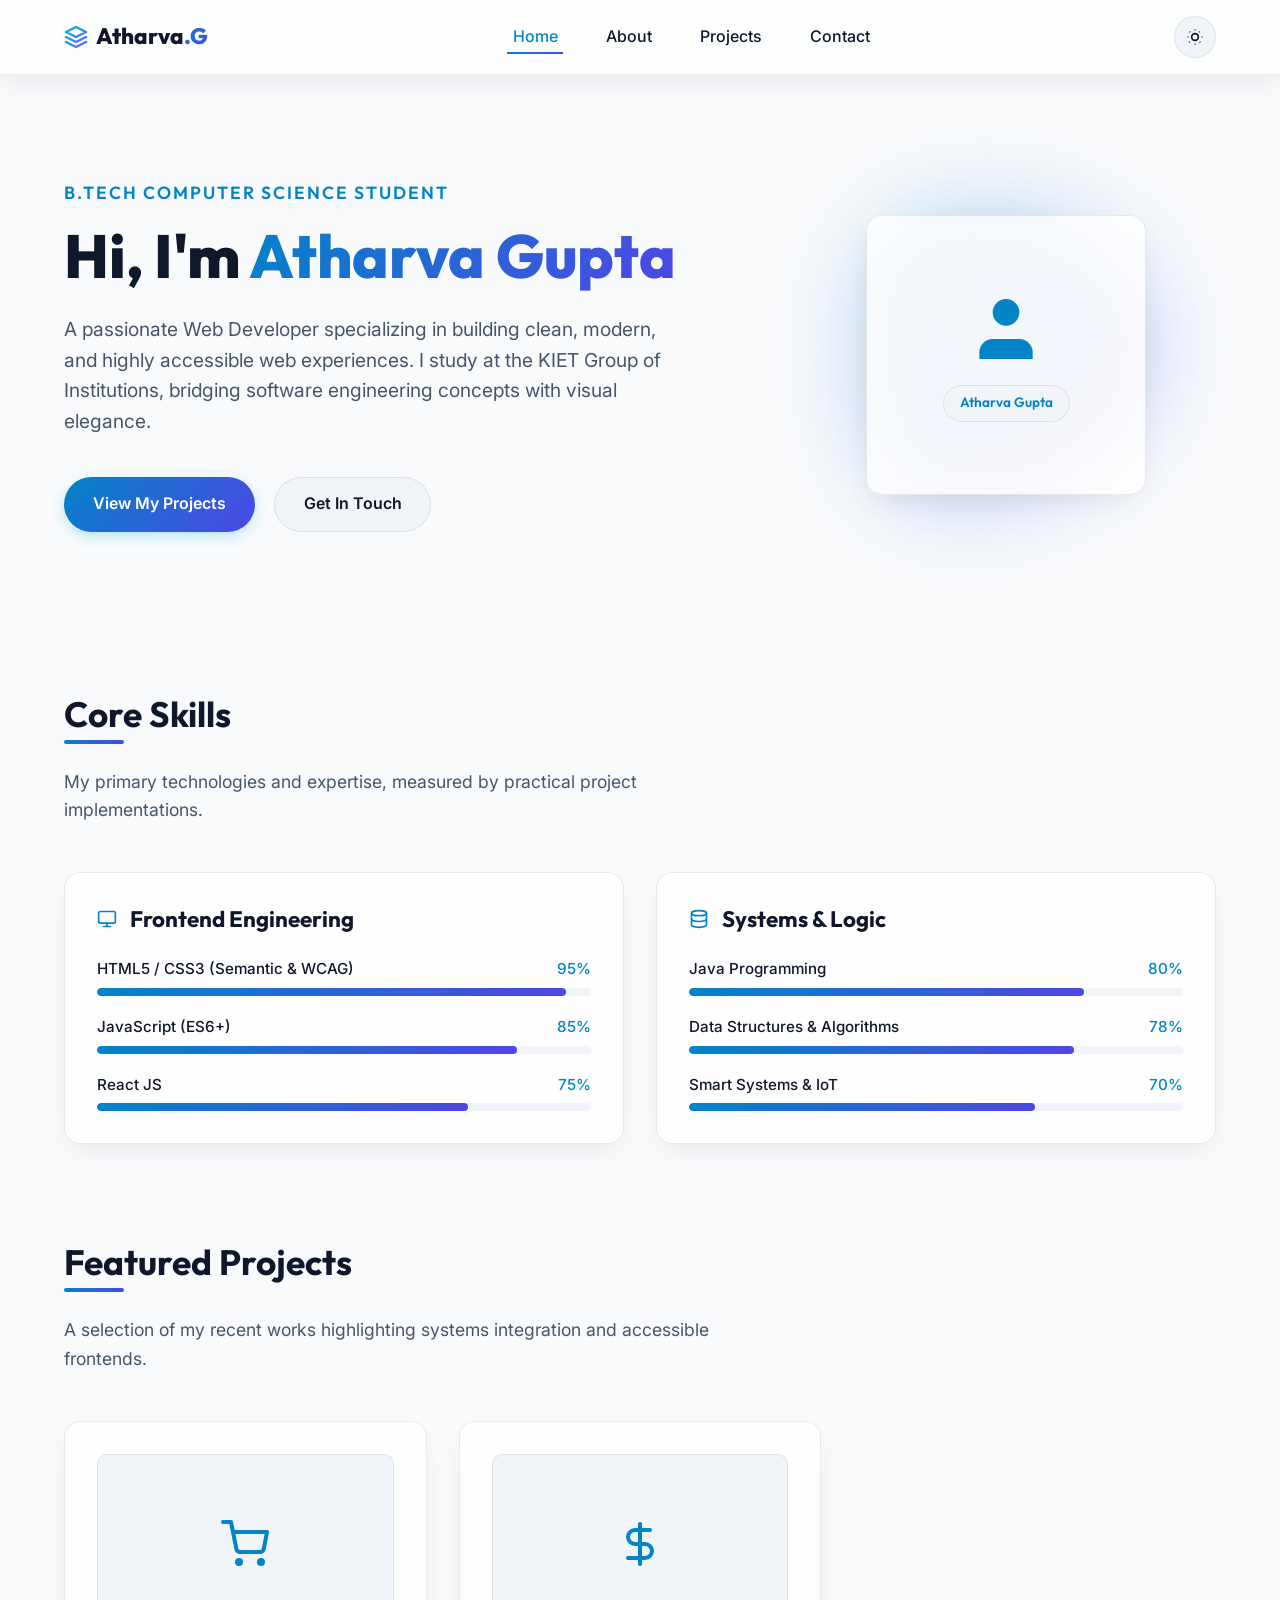
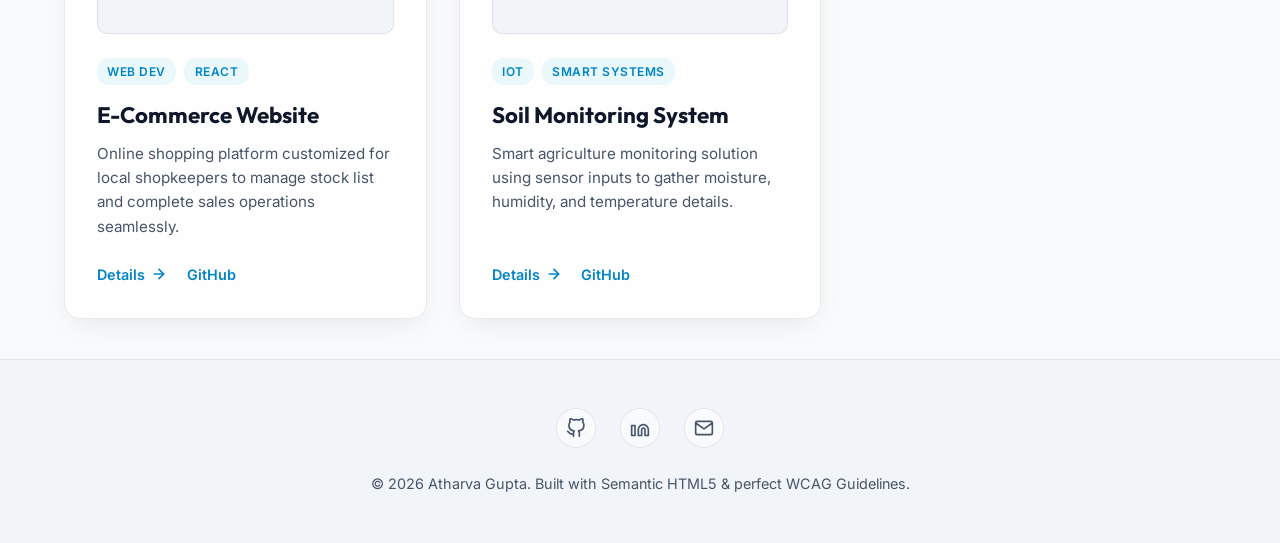
<file: index.html>
<!DOCTYPE html>
<html lang="en">
<head>
  <meta charset="UTF-8">
  <meta name="viewport" content="width=device-width, initial-scale=1.0">
  
  <!-- SEO Meta Tags -->
  <title>Atharva Gupta | Web Developer & Computer Science Student</title>
  <meta name="description" content="Personal portfolio of Atharva Gupta, a Computer Science student and passionate Web Developer specializing in accessible, responsive web interfaces.">
  <meta name="keywords" content="Atharva Gupta, Portfolio, Web Developer, Computer Science Student, KIET, Frontend Engineer, HTML5, Accessibility, SEO">
  <meta name="author" content="Atharva Gupta">
  <meta name="robots" content="index, follow">
  
  <!-- Open Graph / Facebook -->
  <meta property="og:type" content="website">
  <meta property="og:url" content="https://atharva635.github.io/Thiranex/">
  <meta property="og:title" content="Atharva Gupta | Web Developer & Computer Science Student">
  <meta property="og:description" content="Personal portfolio of Atharva Gupta, a Computer Science student and passionate Web Developer specializing in accessible, responsive web interfaces.">
  <meta property="og:image" content="https://atharva635.github.io/Thiranex/assets/images/og-preview.jpg">

  <!-- Twitter -->
  <meta property="twitter:card" content="summary_large_image">
  <meta property="twitter:url" content="https://atharva635.github.io/Thiranex/">
  <meta property="twitter:title" content="Atharva Gupta | Web Developer & Computer Science Student">
  <meta property="twitter:description" content="Personal portfolio of Atharva Gupta, a Computer Science student and passionate Web Developer specializing in accessible, responsive web interfaces.">
  <meta property="twitter:image" content="https://atharva635.github.io/Thiranex/assets/images/og-preview.jpg">

  <!-- Style Sheets -->
  <link rel="stylesheet" href="css/style.css">
  
  <!-- Schema.org JSON-LD Structured Data -->
  <script type="application/ld+json">
  {
    "@context": "https://schema.org",
    "@type": "Person",
    "name": "Atharva Gupta",
    "url": "https://atharva635.github.io/Thiranex/",
    "jobTitle": "Web Developer",
    "alumniOf": {
      "@type": "CollegeOrUniversity",
      "name": "KIET Group of Institutions"
    },
    "knowsAbout": ["HTML5", "CSS3", "JavaScript", "React", "Java", "Data Structures & Algorithms"],
    "sameAs": [
      "https://github.com/atharva635",
      "https://linkedin.com/in/atharva-gupta"
    ]
  }
  </script>
</head>
<body>

  <!-- Skip link for keyboard/screen reader users -->
  <a href="#main-content" class="skip-link">Skip to Main Content</a>

  <!-- Header Section with landmarks and navigation controls -->
  <header class="site-header">
    <div class="header-container">
      <a href="index.html" class="logo" aria-label="Atharva Gupta Portfolio Home">
        <svg width="24" height="24" viewBox="0 0 24 24" aria-hidden="true">
          <defs>
            <linearGradient id="logo-grad" x1="0%" y1="0%" x2="100%" y2="100%">
              <stop offset="0%" stop-color="#06b6d4" />
              <stop offset="100%" stop-color="#6366f1" />
            </linearGradient>
          </defs>
          <path d="M12 2L2 7l10 5 10-5-10-5zM2 17l10 5 10-5M2 12l10 5 10-5" />
        </svg>
        <span>Atharva<span class="logo-text">.G</span></span>
      </a>

      <!-- Hamburger mobile button -->
      <button class="menu-toggle" id="menu-toggle" aria-expanded="false" aria-controls="nav-menu" aria-label="Toggle navigation menu">
        <svg width="24" height="24" viewBox="0 0 24 24" fill="none" stroke="currentColor" stroke-width="2" stroke-linecap="round" stroke-linejoin="round" aria-hidden="true">
          <line x1="4" y1="12" x2="20" y2="12"></line>
          <line x1="4" y1="6" x2="20" y2="6"></line>
          <line x1="4" y1="18" x2="20" y2="18"></line>
        </svg>
      </button>

      <!-- Main site navigation -->
      <nav class="nav-menu" id="nav-menu" aria-label="Main Navigation">
        <ul>
          <li><a href="index.html" class="active" aria-current="page">Home</a></li>
          <li><a href="about.html">About</a></li>
          <li><a href="projects.html">Projects</a></li>
          <li><a href="contact.html">Contact</a></li>
        </ul>
      </nav>

      <!-- Theme Switcher -->
      <div class="header-actions">
        <button id="theme-toggle" class="btn-theme" aria-label="Switch to light theme" title="Switch Theme">
          <svg class="sun-icon" width="20" height="20" viewBox="0 0 24 24" aria-hidden="true">
            <path d="M12 12m-4 0a4 4 0 1 0 8 0a4 4 0 1 0 -8 0" />
            <path d="M3 12h1M20 12h1M12 3v1M12 20v1M5.6 5.6l.7.7M17.7 17.7l.7.7M17.7 5.6l-.7.7M5.6 17.7l-.7.7" />
          </svg>
        </button>
      </div>
    </div>
  </header>

  <!-- Main landmark -->
  <main id="main-content">
    
    <!-- Hero/Intro Section -->
    <section class="hero-section" aria-label="Introduction">
      <div class="hero-content">
        <span class="hero-subtitle">B.Tech Computer Science Student</span>
        <h1 class="hero-title">Hi, I'm <span class="gradient-text">Atharva Gupta</span></h1>
        <p class="hero-text">
          A passionate Web Developer specializing in building clean, modern, and highly accessible web experiences. I study at the KIET Group of Institutions, bridging software engineering concepts with visual elegance.
        </p>
        <div class="hero-actions">
          <a href="projects.html" class="btn btn-primary">View My Projects</a>
          <a href="contact.html" class="btn btn-secondary">Get In Touch</a>
        </div>
      </div>
      
      <div class="hero-visual">
        <div class="hero-glow-element" aria-hidden="true"></div>
        <div class="hero-avatar-box">
          <svg width="80" height="80" viewBox="0 0 24 24" aria-hidden="true">
            <path d="M20 21v-2a4 4 0 0 0-4-4H8a4 4 0 0 0-4 4v2" />
            <circle cx="12" cy="7" r="4" />
          </svg>
          <p class="hero-badge">Atharva Gupta</p>
        </div>
      </div>
    </section>

    <!-- Core Skills Section -->
    <section class="skills-section" aria-labelledby="skills-title">
      <h2 id="skills-title" class="section-title">Core Skills</h2>
      <p class="section-desc">My primary technologies and expertise, measured by practical project implementations.</p>
      
      <div class="skills-grid">
        <!-- Group 1: Frontend -->
        <div class="glass-card" role="region" aria-labelledby="skills-frontend">
          <h3 id="skills-frontend" class="skill-category-title">
            <svg width="20" height="20" viewBox="0 0 24 24" fill="none" stroke="currentColor" stroke-width="2" stroke-linecap="round" stroke-linejoin="round" aria-hidden="true">
              <rect x="2" y="3" width="20" height="14" rx="2" ry="2" />
              <line x1="8" y1="21" x2="16" y2="21" />
              <line x1="12" y1="17" x2="12" y2="21" />
            </svg>
            Frontend Engineering
          </h3>
          <div class="skill-list">
            <div class="skill-item">
              <div class="skill-header">
                <span class="skill-name">HTML5 / CSS3 (Semantic & WCAG)</span>
                <span class="skill-percentage" aria-hidden="true">95%</span>
              </div>
              <div class="skill-bar-bg">
                <div class="skill-bar-fill" style="width: 95%;" role="progressbar" aria-valuenow="95" aria-valuemin="0" aria-valuemax="100" aria-label="HTML5 and CSS3 proficiency at 95%"></div>
              </div>
            </div>
            
            <div class="skill-item">
              <div class="skill-header">
                <span class="skill-name">JavaScript (ES6+)</span>
                <span class="skill-percentage" aria-hidden="true">85%</span>
              </div>
              <div class="skill-bar-bg">
                <div class="skill-bar-fill" style="width: 85%;" role="progressbar" aria-valuenow="85" aria-valuemin="0" aria-valuemax="100" aria-label="JavaScript proficiency at 85%"></div>
              </div>
            </div>

            <div class="skill-item">
              <div class="skill-header">
                <span class="skill-name">React JS</span>
                <span class="skill-percentage" aria-hidden="true">75%</span>
              </div>
              <div class="skill-bar-bg">
                <div class="skill-bar-fill" style="width: 75%;" role="progressbar" aria-valuenow="75" aria-valuemin="0" aria-valuemax="100" aria-label="React JS proficiency at 75%"></div>
              </div>
            </div>
          </div>
        </div>

        <!-- Group 2: Software & Systems -->
        <div class="glass-card" role="region" aria-labelledby="skills-backend">
          <h3 id="skills-backend" class="skill-category-title">
            <svg width="20" height="20" viewBox="0 0 24 24" fill="none" stroke="currentColor" stroke-width="2" stroke-linecap="round" stroke-linejoin="round" aria-hidden="true">
              <ellipse cx="12" cy="5" rx="9" ry="3" />
              <path d="M3 5v14c0 1.66 4 3 9 3s9-1.34 9-3V5" />
              <path d="M3 12c0 1.66 4 3 9 3s9-1.34 9-3" />
            </svg>
            Systems & Logic
          </h3>
          <div class="skill-list">
            <div class="skill-item">
              <div class="skill-header">
                <span class="skill-name">Java Programming</span>
                <span class="skill-percentage" aria-hidden="true">80%</span>
              </div>
              <div class="skill-bar-bg">
                <div class="skill-bar-fill" style="width: 80%;" role="progressbar" aria-valuenow="80" aria-valuemin="0" aria-valuemax="100" aria-label="Java proficiency at 80%"></div>
              </div>
            </div>

            <div class="skill-item">
              <div class="skill-header">
                <span class="skill-name">Data Structures & Algorithms</span>
                <span class="skill-percentage" aria-hidden="true">78%</span>
              </div>
              <div class="skill-bar-bg">
                <div class="skill-bar-fill" style="width: 78%;" role="progressbar" aria-valuenow="78" aria-valuemin="0" aria-valuemax="100" aria-label="Data Structures and Algorithms proficiency at 78%"></div>
              </div>
            </div>

            <div class="skill-item">
              <div class="skill-header">
                <span class="skill-name">Smart Systems & IoT</span>
                <span class="skill-percentage" aria-hidden="true">70%</span>
              </div>
              <div class="skill-bar-bg">
                <div class="skill-bar-fill" style="width: 70%;" role="progressbar" aria-valuenow="70" aria-valuemin="0" aria-valuemax="100" aria-label="IoT proficiency at 70%"></div>
              </div>
            </div>
          </div>
        </div>
      </div>
    </section>

    <!-- Featured Projects Section -->
    <section class="featured-section" aria-labelledby="featured-title">
      <h2 id="featured-title" class="section-title">Featured Projects</h2>
      <p class="section-desc">A selection of my recent works highlighting systems integration and accessible frontends.</p>

      <div class="projects-grid">
        <!-- Project 1 -->
        <article class="glass-card project-card">
          <div class="project-thumbnail" aria-hidden="true">
            <svg width="48" height="48" viewBox="0 0 24 24" fill="none" stroke="currentColor" stroke-width="2" stroke-linecap="round" stroke-linejoin="round">
              <circle cx="9" cy="21" r="1"></circle>
              <circle cx="20" cy="21" r="1"></circle>
              <path d="M1 1h4l2.68 13.39a2 2 0 0 0 2 1.61h9.72a2 2 0 0 0 2-1.61L23 6H6"></path>
            </svg>
          </div>
          <div class="project-tags">
            <span class="tag">Web Dev</span>
            <span class="tag">React</span>
          </div>
          <h3>E-Commerce Website</h3>
          <p>Online shopping platform customized for local shopkeepers to manage stock list and complete sales operations seamlessly.</p>
          <div class="project-links">
            <a href="projects.html" class="project-link" aria-label="Learn more details about E-Commerce Website project">
              Details
              <svg width="16" height="16" viewBox="0 0 24 24" fill="none" stroke="currentColor" stroke-width="2.5" stroke-linecap="round" stroke-linejoin="round" aria-hidden="true">
                <line x1="5" y1="12" x2="19" y2="12"></line>
                <polyline points="12 5 19 12 12 19"></polyline>
              </svg>
            </a>
            <a href="https://github.com/atharva635" class="project-link" target="_blank" rel="noopener noreferrer" aria-label="Github repository for E-Commerce Website (opens in new tab)">
              GitHub
            </a>
          </div>
        </article>

        <!-- Project 2 -->
        <article class="glass-card project-card">
          <div class="project-thumbnail" aria-hidden="true">
            <svg width="48" height="48" viewBox="0 0 24 24" fill="none" stroke="currentColor" stroke-width="2" stroke-linecap="round" stroke-linejoin="round">
              <path d="M12 2v20M17 5H9.5a3.5 3.5 0 0 0 0 7h5a3.5 3.5 0 0 1 0 7H6" />
            </svg>
          </div>
          <div class="project-tags">
            <span class="tag">IoT</span>
            <span class="tag">Smart Systems</span>
          </div>
          <h3>Soil Monitoring System</h3>
          <p>Smart agriculture monitoring solution using sensor inputs to gather moisture, humidity, and temperature details.</p>
          <div class="project-links">
            <a href="projects.html" class="project-link" aria-label="Learn more details about Soil Monitoring System project">
              Details
              <svg width="16" height="16" viewBox="0 0 24 24" fill="none" stroke="currentColor" stroke-width="2.5" stroke-linecap="round" stroke-linejoin="round" aria-hidden="true">
                <line x1="5" y1="12" x2="19" y2="12"></line>
                <polyline points="12 5 19 12 12 19"></polyline>
              </svg>
            </a>
            <a href="https://github.com/atharva635" class="project-link" target="_blank" rel="noopener noreferrer" aria-label="Github repository for Soil Monitoring System (opens in new tab)">
              GitHub
            </a>
          </div>
        </article>
      </div>
    </section>

  </main>

  <!-- Footer landmark -->
  <footer class="site-footer">
    <div class="footer-container">
      <nav aria-label="Social Profiles">
        <ul class="footer-socials">
          <li>
            <a href="https://github.com/atharva635" class="footer-social-link" target="_blank" rel="noopener noreferrer" aria-label="Atharva Gupta's GitHub (opens in new tab)">
              <svg width="20" height="20" viewBox="0 0 24 24" fill="none" stroke="currentColor" stroke-width="2" stroke-linecap="round" stroke-linejoin="round" aria-hidden="true">
                <path d="M9 19c-5 1.5-5-2.5-7-3m14 6v-3.87a3.37 3.37 0 0 0-.94-2.61c3.14-.35 6.44-1.54 6.44-7A5.44 5.44 0 0 0 20 4.77 5.07 5.07 0 0 0 19.91 1S18.73.65 16 2.48a13.38 13.38 0 0 0-7 0C6.27.65 5.09 1 5.09 1A5.07 5.07 0 0 0 5 4.77a5.44 5.44 0 0 0-1.5 3.78c0 5.42 3.3 6.61 6.44 7A3.37 3.37 0 0 0 9 18.13V22"></path>
              </svg>
            </a>
          </li>
          <li>
            <a href="https://linkedin.com/in/atharva-gupta" class="footer-social-link" target="_blank" rel="noopener noreferrer" aria-label="Atharva Gupta's LinkedIn (opens in new tab)">
              <svg width="20" height="20" viewBox="0 0 24 24" fill="none" stroke="currentColor" stroke-width="2" stroke-linecap="round" stroke-linejoin="round" aria-hidden="true">
                <path d="M16 8a6 6 0 0 1 6 6v7h-4v-7a2 2 0 0 0-2-2 2 2 0 0 0-2 2v7h-4v-7a6 6 0 0 1 6-6zM2 9h4v12H2z"></svg>
              </a>
          </li>
          <li>
            <a href="mailto:atharva.gupta@email.com" class="footer-social-link" aria-label="Email Atharva Gupta">
              <svg width="20" height="20" viewBox="0 0 24 24" fill="none" stroke="currentColor" stroke-width="2" stroke-linecap="round" stroke-linejoin="round" aria-hidden="true">
                <path d="M4 4h16c1.1 0 2 .9 2 2v12c0 1.1-.9 2-2 2H4c-1.1 0-2-.9-2-2V6c0-1.1.9-2 2-2zM22 6l-10 7L2 6" />
              </svg>
            </a>
          </li>
        </ul>
      </nav>
      <p class="footer-copyright">&copy; 2026 Atharva Gupta. Built with Semantic HTML5 & perfect WCAG Guidelines.</p>
    </div>
  </footer>

  <script src="js/main.js"></script>
</body>
</html>
</file>
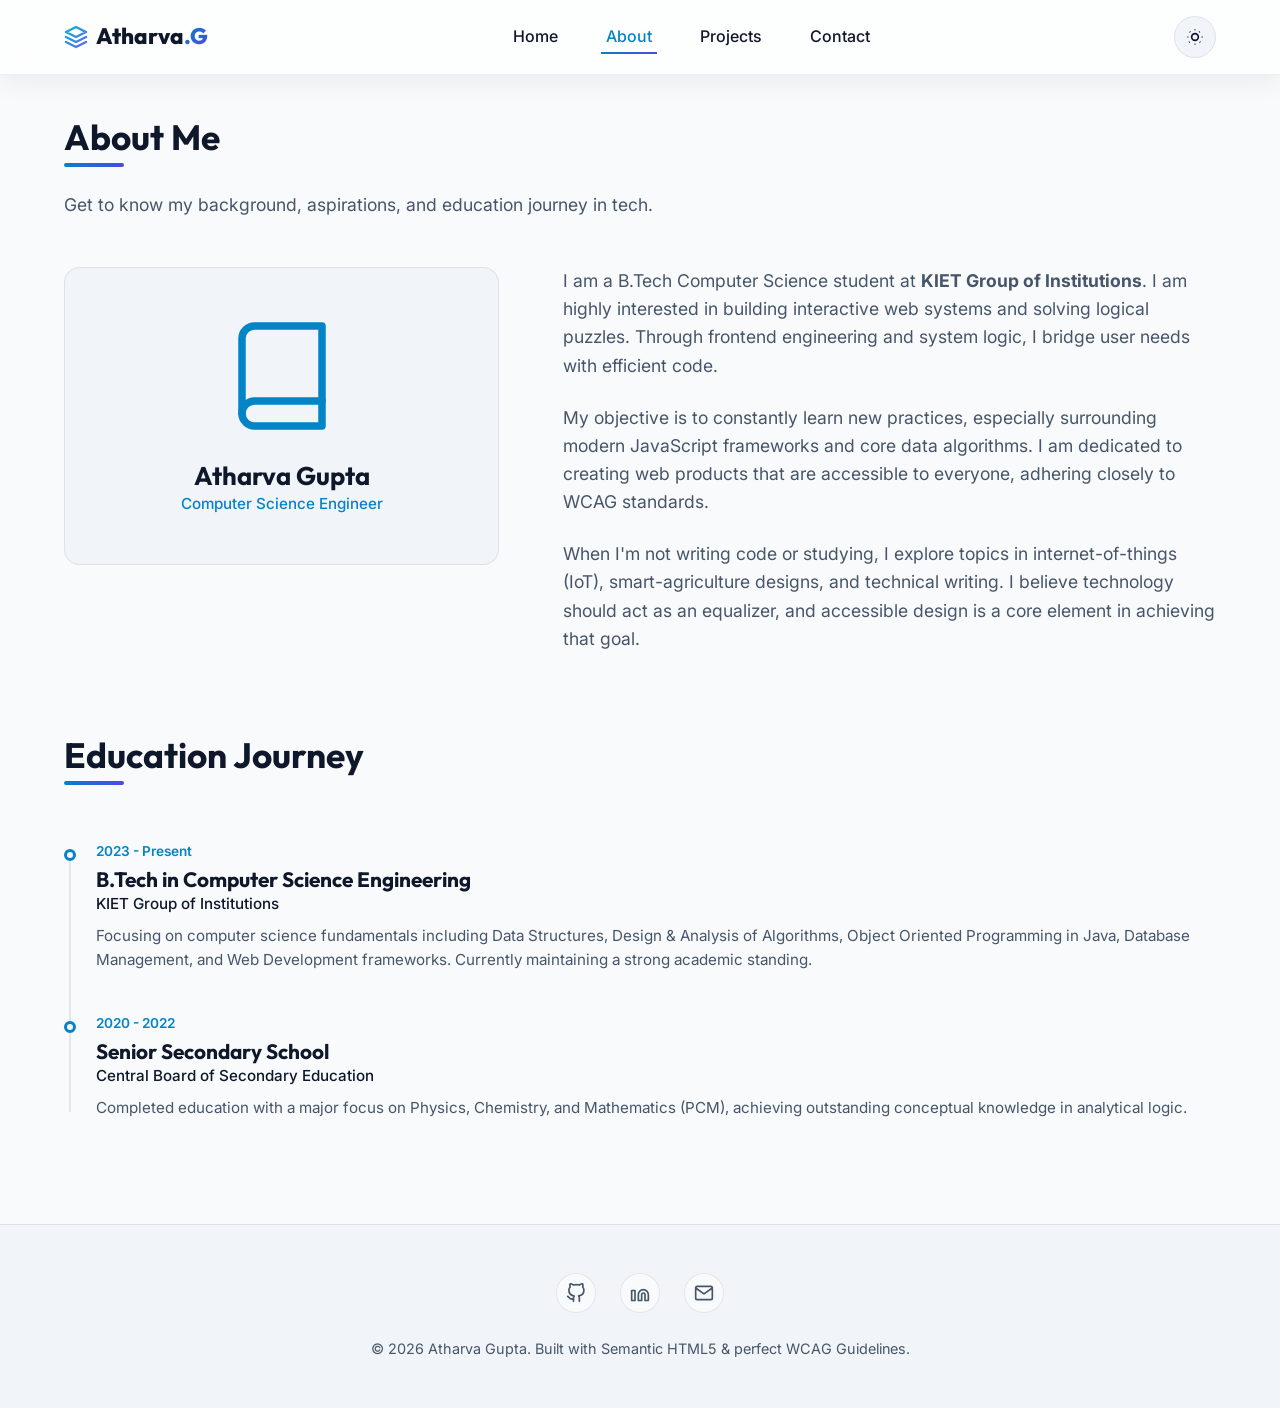
<file: about.html>
<!DOCTYPE html>
<html lang="en">
<head>
  <meta charset="UTF-8">
  <meta name="viewport" content="width=device-width, initial-scale=1.0">
  
  <!-- SEO Meta Tags -->
  <title>About Me | Atharva Gupta</title>
  <meta name="description" content="Discover more about Atharva Gupta, a Computer Science student at KIET Group of Institutions, his educational background, certifications, and technical objectives.">
  <meta name="keywords" content="Atharva Gupta, About Me, Computer Science Student, KIET, Education, Timeline, Skills, Web Developer">
  <meta name="author" content="Atharva Gupta">
  <meta name="robots" content="index, follow">

  <!-- Style Sheets -->
  <link rel="stylesheet" href="css/style.css">
</head>
<body>

  <!-- Skip link for keyboard/screen reader users -->
  <a href="#main-content" class="skip-link">Skip to Main Content</a>

  <!-- Shared Header Section -->
  <header class="site-header">
    <div class="header-container">
      <a href="index.html" class="logo" aria-label="Atharva Gupta Portfolio Home">
        <svg width="24" height="24" viewBox="0 0 24 24" aria-hidden="true">
          <defs>
            <linearGradient id="logo-grad" x1="0%" y1="0%" x2="100%" y2="100%">
              <stop offset="0%" stop-color="#06b6d4" />
              <stop offset="100%" stop-color="#6366f1" />
            </linearGradient>
          </defs>
          <path d="M12 2L2 7l10 5 10-5-10-5zM2 17l10 5 10-5M2 12l10 5 10-5" />
        </svg>
        <span>Atharva<span class="logo-text">.G</span></span>
      </a>

      <!-- Hamburger mobile button -->
      <button class="menu-toggle" id="menu-toggle" aria-expanded="false" aria-controls="nav-menu" aria-label="Toggle navigation menu">
        <svg width="24" height="24" viewBox="0 0 24 24" fill="none" stroke="currentColor" stroke-width="2" stroke-linecap="round" stroke-linejoin="round" aria-hidden="true">
          <line x1="4" y1="12" x2="20" y2="12"></line>
          <line x1="4" y1="6" x2="20" y2="6"></line>
          <line x1="4" y1="18" x2="20" y2="18"></line>
        </svg>
      </button>

      <!-- Main site navigation -->
      <nav class="nav-menu" id="nav-menu" aria-label="Main Navigation">
        <ul>
          <li><a href="index.html">Home</a></li>
          <li><a href="about.html" class="active" aria-current="page">About</a></li>
          <li><a href="projects.html">Projects</a></li>
          <li><a href="contact.html">Contact</a></li>
        </ul>
      </nav>

      <!-- Theme Switcher -->
      <div class="header-actions">
        <button id="theme-toggle" class="btn-theme" aria-label="Switch to light theme" title="Switch Theme">
          <svg class="sun-icon" width="20" height="20" viewBox="0 0 24 24" aria-hidden="true">
            <path d="M12 12m-4 0a4 4 0 1 0 8 0a4 4 0 1 0 -8 0" />
            <path d="M3 12h1M20 12h1M12 3v1M12 20v1M5.6 5.6l.7.7M17.7 17.7l.7.7M17.7 5.6l-.7.7M5.6 17.7l-.7.7" />
          </svg>
        </button>
      </div>
    </div>
  </header>

  <!-- Main landmark -->
  <main id="main-content">
    
    <!-- Introduction Section -->
    <section class="about-section" aria-labelledby="about-intro-title">
      <h1 id="about-intro-title" class="section-title">About Me</h1>
      <p class="section-desc">Get to know my background, aspirations, and education journey in tech.</p>

      <div class="about-grid">
        <div class="about-intro-image" aria-hidden="true">
          <svg width="120" height="120" viewBox="0 0 24 24" fill="none" stroke="currentColor" stroke-width="1.5" stroke-linecap="round" stroke-linejoin="round">
            <path d="M4 19.5A2.5 2.5 0 0 1 6.5 17H20" />
            <path d="M6.5 2H20v20H6.5A2.5 2.5 0 0 1 4 19.5v-15A2.5 2.5 0 0 1 6.5 2z" />
          </svg>
          <h2 class="about-intro-title">Atharva Gupta</h2>
          <span class="about-intro-subtitle">Computer Science Engineer</span>
        </div>

        <div class="about-text-content">
          <p>
            I am a B.Tech Computer Science student at <strong>KIET Group of Institutions</strong>. I am highly interested in building interactive web systems and solving logical puzzles. Through frontend engineering and system logic, I bridge user needs with efficient code.
          </p>
          <p>
            My objective is to constantly learn new practices, especially surrounding modern JavaScript frameworks and core data algorithms. I am dedicated to creating web products that are accessible to everyone, adhering closely to WCAG standards.
          </p>
          <p>
            When I'm not writing code or studying, I explore topics in internet-of-things (IoT), smart-agriculture designs, and technical writing. I believe technology should act as an equalizer, and accessible design is a core element in achieving that goal.
          </p>
        </div>
      </div>
    </section>

    <!-- Education Timeline Section -->
    <section class="timeline-section" aria-labelledby="timeline-title">
      <h2 id="timeline-title" class="section-title">Education Journey</h2>
      
      <div class="timeline">
        <!-- Education 1 -->
        <article class="timeline-item" aria-labelledby="edu-title-1">
          <div class="timeline-header">
            <span class="timeline-date">2023 - Present</span>
            <h3 id="edu-title-1" class="timeline-title">B.Tech in Computer Science Engineering</h3>
            <span class="timeline-institution">KIET Group of Institutions</span>
          </div>
          <p class="timeline-desc">
            Focusing on computer science fundamentals including Data Structures, Design & Analysis of Algorithms, Object Oriented Programming in Java, Database Management, and Web Development frameworks. Currently maintaining a strong academic standing.
          </p>
        </article>

        <!-- Education 2 -->
        <article class="timeline-item" aria-labelledby="edu-title-2">
          <div class="timeline-header">
            <span class="timeline-date">2020 - 2022</span>
            <h3 id="edu-title-2" class="timeline-title">Senior Secondary School</h3>
            <span class="timeline-institution">Central Board of Secondary Education</span>
          </div>
          <p class="timeline-desc">
            Completed education with a major focus on Physics, Chemistry, and Mathematics (PCM), achieving outstanding conceptual knowledge in analytical logic.
          </p>
        </article>
      </div>
    </section>

  </main>

  <!-- Shared Footer landmark -->
  <footer class="site-footer">
    <div class="footer-container">
      <nav aria-label="Social Profiles">
        <ul class="footer-socials">
          <li>
            <a href="https://github.com/atharva635" class="footer-social-link" target="_blank" rel="noopener noreferrer" aria-label="Atharva Gupta's GitHub (opens in new tab)">
              <svg width="20" height="20" viewBox="0 0 24 24" fill="none" stroke="currentColor" stroke-width="2" stroke-linecap="round" stroke-linejoin="round" aria-hidden="true">
                <path d="M9 19c-5 1.5-5-2.5-7-3m14 6v-3.87a3.37 3.37 0 0 0-.94-2.61c3.14-.35 6.44-1.54 6.44-7A5.44 5.44 0 0 0 20 4.77 5.07 5.07 0 0 0 19.91 1S18.73.65 16 2.48a13.38 13.38 0 0 0-7 0C6.27.65 5.09 1 5.09 1A5.07 5.07 0 0 0 5 4.77a5.44 5.44 0 0 0-1.5 3.78c0 5.42 3.3 6.61 6.44 7A3.37 3.37 0 0 0 9 18.13V22"></path>
              </svg>
            </a>
          </li>
          <li>
            <a href="https://linkedin.com/in/atharva-gupta" class="footer-social-link" target="_blank" rel="noopener noreferrer" aria-label="Atharva Gupta's LinkedIn (opens in new tab)">
              <svg width="20" height="20" viewBox="0 0 24 24" fill="none" stroke="currentColor" stroke-width="2" stroke-linecap="round" stroke-linejoin="round" aria-hidden="true">
                <path d="M16 8a6 6 0 0 1 6 6v7h-4v-7a2 2 0 0 0-2-2 2 2 0 0 0-2 2v7h-4v-7a6 6 0 0 1 6-6zM2 9h4v12H2z"></svg>
              </a>
          </li>
          <li>
            <a href="mailto:atharva.gupta@email.com" class="footer-social-link" aria-label="Email Atharva Gupta">
              <svg width="20" height="20" viewBox="0 0 24 24" fill="none" stroke="currentColor" stroke-width="2" stroke-linecap="round" stroke-linejoin="round" aria-hidden="true">
                <path d="M4 4h16c1.1 0 2 .9 2 2v12c0 1.1-.9 2-2 2H4c-1.1 0-2-.9-2-2V6c0-1.1.9-2 2-2zM22 6l-10 7L2 6" />
              </svg>
            </a>
          </li>
        </ul>
      </nav>
      <p class="footer-copyright">&copy; 2026 Atharva Gupta. Built with Semantic HTML5 & perfect WCAG Guidelines.</p>
    </div>
  </footer>

  <script src="js/main.js"></script>
</body>
</html>
</file>
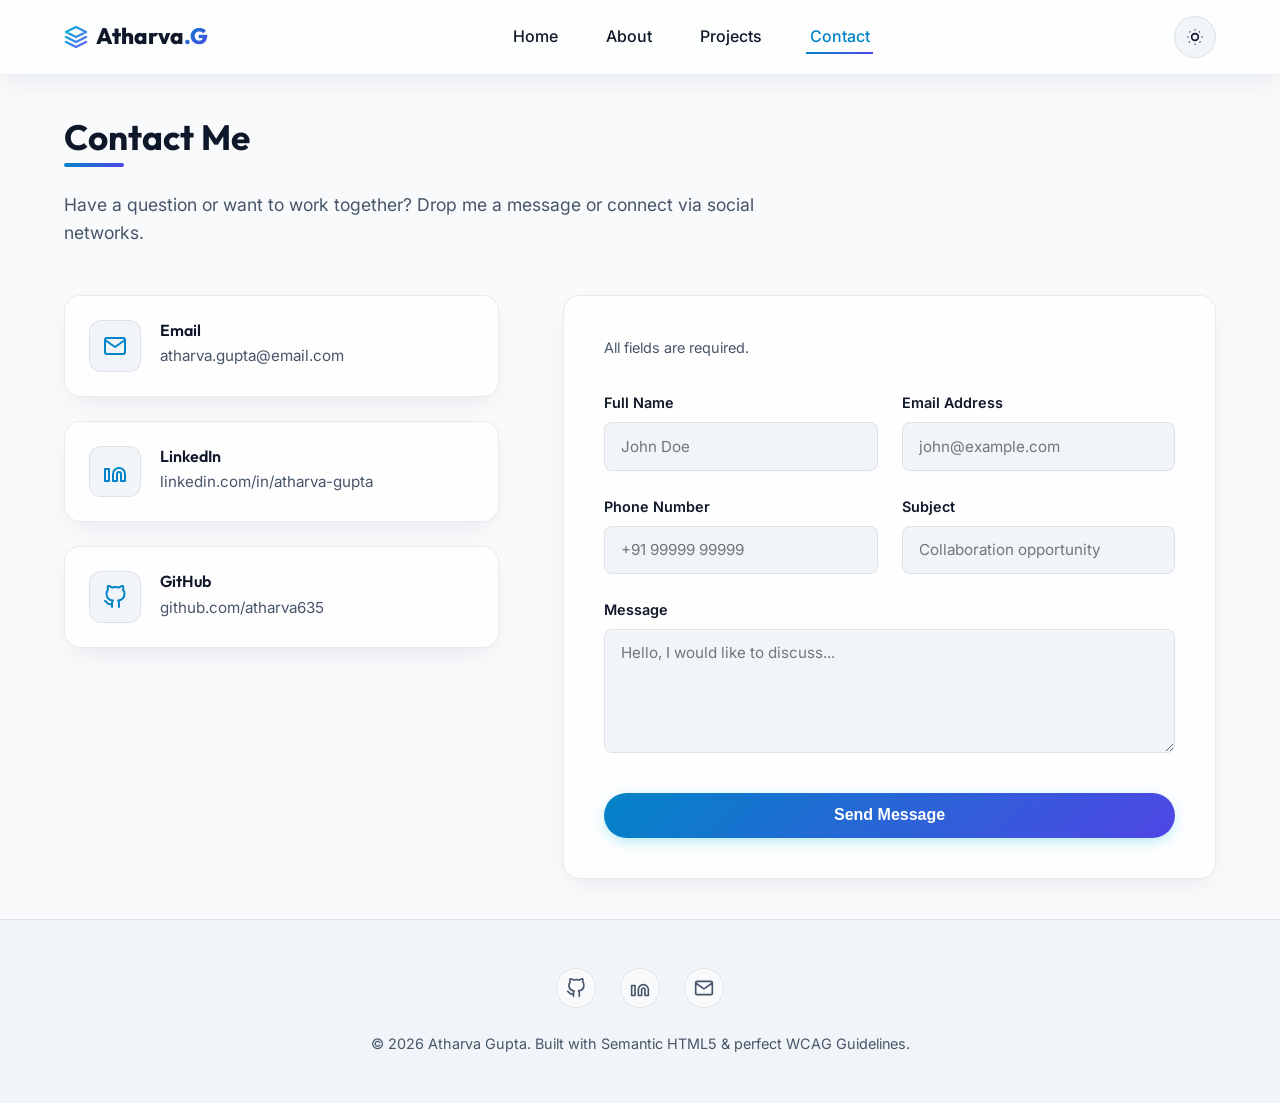
<file: contact.html>
<!DOCTYPE html>
<html lang="en">
<head>
  <meta charset="UTF-8">
  <meta name="viewport" content="width=device-width, initial-scale=1.0">
  
  <!-- SEO Meta Tags -->
  <title>Contact Me | Atharva Gupta</title>
  <meta name="description" content="Reach out to Atharva Gupta for inquiries, opportunities, or collaborations. Use the fully accessible, screen reader-friendly contact form.">
  <meta name="keywords" content="Atharva Gupta, Contact, Reach Out, Email, LinkedIn, KIET, Web Developer Portfolio, Accessible Form">
  <meta name="author" content="Atharva Gupta">
  <meta name="robots" content="index, follow">

  <!-- Style Sheets -->
  <link rel="stylesheet" href="css/style.css">
</head>
<body>

  <!-- Skip link for keyboard/screen reader users -->
  <a href="#main-content" class="skip-link">Skip to Main Content</a>

  <!-- Shared Header Section -->
  <header class="site-header">
    <div class="header-container">
      <a href="index.html" class="logo" aria-label="Atharva Gupta Portfolio Home">
        <svg width="24" height="24" viewBox="0 0 24 24" aria-hidden="true">
          <defs>
            <linearGradient id="logo-grad" x1="0%" y1="0%" x2="100%" y2="100%">
              <stop offset="0%" stop-color="#06b6d4" />
              <stop offset="100%" stop-color="#6366f1" />
            </linearGradient>
          </defs>
          <path d="M12 2L2 7l10 5 10-5-10-5zM2 17l10 5 10-5M2 12l10 5 10-5" />
        </svg>
        <span>Atharva<span class="logo-text">.G</span></span>
      </a>

      <!-- Hamburger mobile button -->
      <button class="menu-toggle" id="menu-toggle" aria-expanded="false" aria-controls="nav-menu" aria-label="Toggle navigation menu">
        <svg width="24" height="24" viewBox="0 0 24 24" fill="none" stroke="currentColor" stroke-width="2" stroke-linecap="round" stroke-linejoin="round" aria-hidden="true">
          <line x1="4" y1="12" x2="20" y2="12"></line>
          <line x1="4" y1="6" x2="20" y2="6"></line>
          <line x1="4" y1="18" x2="20" y2="18"></line>
        </svg>
      </button>

      <!-- Main site navigation -->
      <nav class="nav-menu" id="nav-menu" aria-label="Main Navigation">
        <ul>
          <li><a href="index.html">Home</a></li>
          <li><a href="about.html">About</a></li>
          <li><a href="projects.html">Projects</a></li>
          <li><a href="contact.html" class="active" aria-current="page">Contact</a></li>
        </ul>
      </nav>

      <!-- Theme Switcher -->
      <div class="header-actions">
        <button id="theme-toggle" class="btn-theme" aria-label="Switch to light theme" title="Switch Theme">
          <svg class="sun-icon" width="20" height="20" viewBox="0 0 24 24" aria-hidden="true">
            <path d="M12 12m-4 0a4 4 0 1 0 8 0a4 4 0 1 0 -8 0" />
            <path d="M3 12h1M20 12h1M12 3v1M12 20v1M5.6 5.6l.7.7M17.7 17.7l.7.7M17.7 5.6l-.7.7M5.6 17.7l-.7.7" />
          </svg>
        </button>
      </div>
    </div>
  </header>

  <!-- Main landmark -->
  <main id="main-content">
    
    <!-- Contact Title Section -->
    <section class="contact-section" aria-labelledby="contact-title">
      <h1 id="contact-title" class="section-title">Contact Me</h1>
      <p class="section-desc">Have a question or want to work together? Drop me a message or connect via social networks.</p>

      <!-- Layout Grid -->
      <div class="contact-layout">
        
        <!-- Left: Details & Links -->
        <div class="contact-info">
          <h2 class="sr-only">Contact Details</h2>
          <ul class="contact-info-list">
            
            <!-- Email -->
            <li>
              <div class="glass-card contact-info-card">
                <div class="contact-icon-wrapper" aria-hidden="true">
                  <svg width="24" height="24" viewBox="0 0 24 24" fill="none" stroke="currentColor" stroke-width="2" stroke-linecap="round" stroke-linejoin="round">
                    <path d="M4 4h16c1.1 0 2 .9 2 2v12c0 1.1-.9 2-2 2H4c-1.1 0-2-.9-2-2V6c0-1.1.9-2 2-2zM22 6l-10 7L2 6" />
                  </svg>
                </div>
                <div>
                  <h3 class="contact-detail-title">Email</h3>
                  <a href="mailto:atharva.gupta@email.com" class="contact-detail-value" aria-label="Send email to atharva.gupta@email.com">
                    atharva.gupta@email.com
                  </a>
                </div>
              </div>
            </li>

            <!-- LinkedIn -->
            <li>
              <div class="glass-card contact-info-card">
                <div class="contact-icon-wrapper" aria-hidden="true">
                  <svg width="24" height="24" viewBox="0 0 24 24" fill="none" stroke="currentColor" stroke-width="2" stroke-linecap="round" stroke-linejoin="round">
                    <path d="M16 8a6 6 0 0 1 6 6v7h-4v-7a2 2 0 0 0-2-2 2 2 0 0 0-2 2v7h-4v-7a6 6 0 0 1 6-6zM2 9h4v12H2z"></svg>
                  </svg>
                </div>
                <div>
                  <h3 class="contact-detail-title">LinkedIn</h3>
                  <a href="https://linkedin.com/in/atharva-gupta" class="contact-detail-value" target="_blank" rel="noopener noreferrer" aria-label="Atharva Gupta's LinkedIn Profile (opens in new tab)">
                    linkedin.com/in/atharva-gupta
                  </a>
                </div>
              </div>
            </li>

            <!-- GitHub -->
            <li>
              <div class="glass-card contact-info-card">
                <div class="contact-icon-wrapper" aria-hidden="true">
                  <svg width="24" height="24" viewBox="0 0 24 24" fill="none" stroke="currentColor" stroke-width="2" stroke-linecap="round" stroke-linejoin="round">
                    <path d="M9 19c-5 1.5-5-2.5-7-3m14 6v-3.87a3.37 3.37 0 0 0-.94-2.61c3.14-.35 6.44-1.54 6.44-7A5.44 5.44 0 0 0 20 4.77 5.07 5.07 0 0 0 19.91 1S18.73.65 16 2.48a13.38 13.38 0 0 0-7 0C6.27.65 5.09 1 5.09 1A5.07 5.07 0 0 0 5 4.77a5.44 5.44 0 0 0-1.5 3.78c0 5.42 3.3 6.61 6.44 7A3.37 3.37 0 0 0 9 18.13V22"></path>
                  </svg>
                </div>
                <div>
                  <h3 class="contact-detail-title">GitHub</h3>
                  <a href="https://github.com/atharva635" class="contact-detail-value" target="_blank" rel="noopener noreferrer" aria-label="Atharva Gupta's GitHub Projects (opens in new tab)">
                    github.com/atharva635
                  </a>
                </div>
              </div>
            </li>

          </ul>
        </div>

        <!-- Right: Accessible Contact Form -->
        <div class="form-container">
          
          <!-- Live announcement region for dynamic script messages -->
          <div id="form-status-announcer" class="sr-only" aria-live="polite"></div>

          <!-- Success Alert Card -->
          <div id="form-success-message" class="glass-card form-success-box hidden" role="region" aria-label="Form success message">
            <div class="success-icon-wrapper" aria-hidden="true">
              <svg width="32" height="32" viewBox="0 0 24 24" fill="none" stroke="currentColor" stroke-width="3" stroke-linecap="round" stroke-linejoin="round">
                <polyline points="20 6 9 17 4 12"></polyline>
              </svg>
            </div>
            <h2 class="success-title">Thank You!</h2>
            <p>Your message has been submitted successfully. I will get back to you as soon as possible.</p>
            <a href="index.html" class="btn btn-primary">Return to Homepage</a>
          </div>

          <!-- The Form -->
          <form id="contact-form" class="glass-card contact-form-card contact-form" novalidate aria-label="Contact information form">
            
            <div class="form-group-full">
              <p class="form-note" style="color: var(--text-secondary); margin-bottom: 0.5rem; font-size: 0.9rem;">
                All fields are required.
              </p>
            </div>

            <!-- Name Field -->
            <div>
              <label for="name">Full Name</label>
              <input 
                type="text" 
                id="name" 
                name="name" 
                required 
                aria-required="true"
                autocomplete="name"
                placeholder="John Doe"
              >
            </div>

            <!-- Email Field -->
            <div>
              <label for="email">Email Address</label>
              <input 
                type="email" 
                id="email" 
                name="email" 
                required 
                aria-required="true"
                autocomplete="email"
                placeholder="john@example.com"
              >
            </div>

            <!-- Phone Field -->
            <div>
              <label for="phone">Phone Number</label>
              <input 
                type="tel" 
                id="phone" 
                name="phone" 
                required 
                aria-required="true"
                autocomplete="tel"
                placeholder="+91 99999 99999"
              >
            </div>

            <!-- Subject Field -->
            <div>
              <label for="subject">Subject</label>
              <input 
                type="text" 
                id="subject" 
                name="subject" 
                required 
                aria-required="true"
                placeholder="Collaboration opportunity"
              >
            </div>

            <!-- Message Field -->
            <div class="form-group-full">
              <label for="message">Message</label>
              <textarea 
                id="message" 
                name="message" 
                rows="5" 
                required 
                aria-required="true"
                placeholder="Hello, I would like to discuss..."
              ></textarea>
            </div>

            <!-- Submit -->
            <div class="form-group-full" style="margin-top: 0.5rem;">
              <button type="submit" class="btn btn-primary" style="width: 100%;">
                Send Message
              </button>
            </div>

          </form>

        </div>

      </div>
    </section>

  </main>

  <!-- Shared Footer landmark -->
  <footer class="site-footer">
    <div class="footer-container">
      <nav aria-label="Social Profiles">
        <ul class="footer-socials">
          <li>
            <a href="https://github.com/atharva635" class="footer-social-link" target="_blank" rel="noopener noreferrer" aria-label="Atharva Gupta's GitHub (opens in new tab)">
              <svg width="20" height="20" viewBox="0 0 24 24" fill="none" stroke="currentColor" stroke-width="2" stroke-linecap="round" stroke-linejoin="round" aria-hidden="true">
                <path d="M9 19c-5 1.5-5-2.5-7-3m14 6v-3.87a3.37 3.37 0 0 0-.94-2.61c3.14-.35 6.44-1.54 6.44-7A5.44 5.44 0 0 0 20 4.77 5.07 5.07 0 0 0 19.91 1S18.73.65 16 2.48a13.38 13.38 0 0 0-7 0C6.27.65 5.09 1 5.09 1A5.07 5.07 0 0 0 5 4.77a5.44 5.44 0 0 0-1.5 3.78c0 5.42 3.3 6.61 6.44 7A3.37 3.37 0 0 0 9 18.13V22"></path>
              </svg>
            </a>
          </li>
          <li>
            <a href="https://linkedin.com/in/atharva-gupta" class="footer-social-link" target="_blank" rel="noopener noreferrer" aria-label="Atharva Gupta's LinkedIn (opens in new tab)">
              <svg width="20" height="20" viewBox="0 0 24 24" fill="none" stroke="currentColor" stroke-width="2" stroke-linecap="round" stroke-linejoin="round" aria-hidden="true">
                <path d="M16 8a6 6 0 0 1 6 6v7h-4v-7a2 2 0 0 0-2-2 2 2 0 0 0-2 2v7h-4v-7a6 6 0 0 1 6-6zM2 9h4v12H2z"></svg>
              </a>
          </li>
          <li>
            <a href="mailto:atharva.gupta@email.com" class="footer-social-link" aria-label="Email Atharva Gupta">
              <svg width="20" height="20" viewBox="0 0 24 24" fill="none" stroke="currentColor" stroke-width="2" stroke-linecap="round" stroke-linejoin="round" aria-hidden="true">
                <path d="M4 4h16c1.1 0 2 .9 2 2v12c0 1.1-.9 2-2 2H4c-1.1 0-2-.9-2-2V6c0-1.1.9-2 2-2zM22 6l-10 7L2 6" />
              </svg>
            </a>
          </li>
        </ul>
      </nav>
      <p class="footer-copyright">&copy; 2026 Atharva Gupta. Built with Semantic HTML5 & perfect WCAG Guidelines.</p>
    </div>
  </footer>

  <script src="js/main.js"></script>
</body>
</html>
</file>
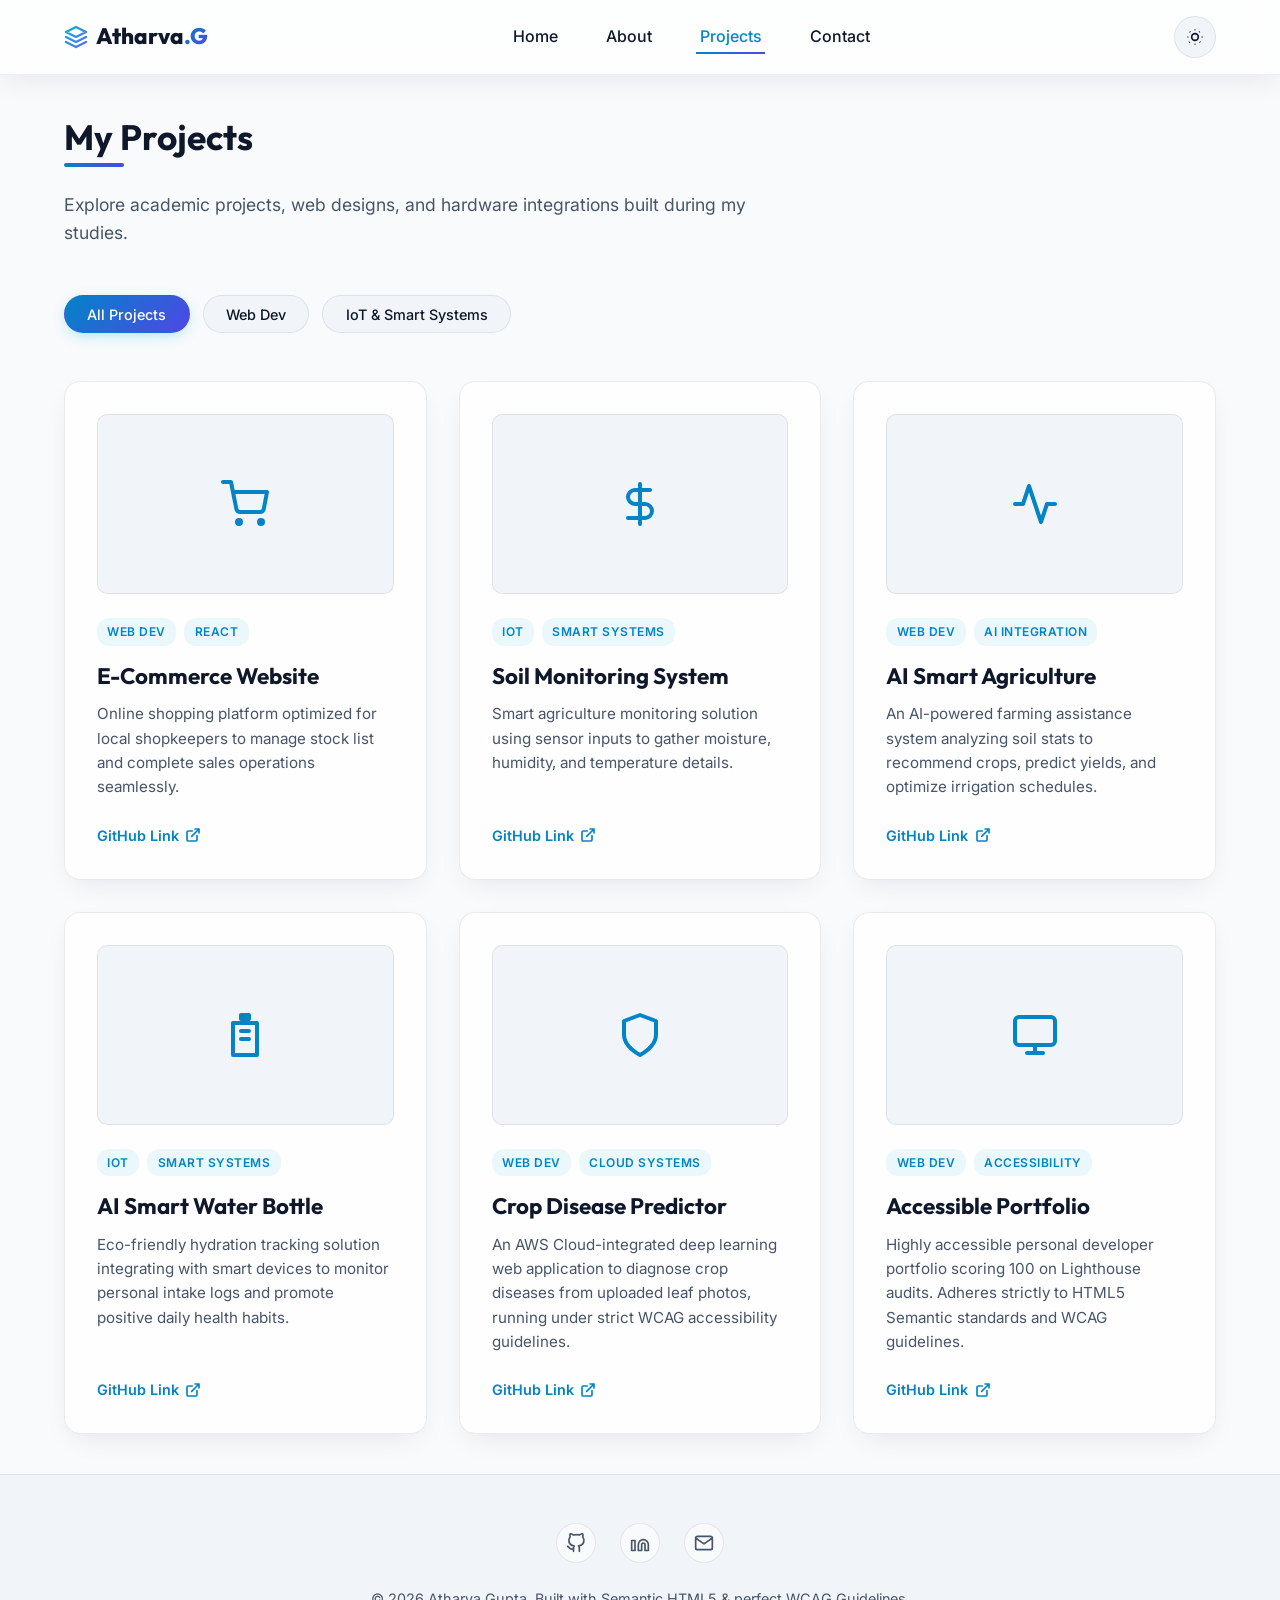
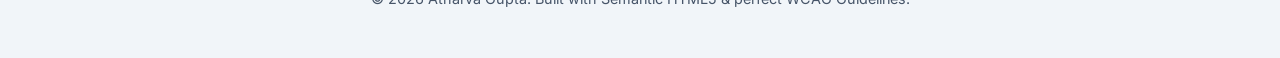
<file: projects.html>
<!DOCTYPE html>
<html lang="en">
<head>
  <meta charset="UTF-8">
  <meta name="viewport" content="width=device-width, initial-scale=1.0">
  
  <!-- SEO Meta Tags -->
  <title>Projects Portfolio | Atharva Gupta</title>
  <meta name="description" content="Explore the technical projects engineered by Atharva Gupta, including e-commerce platforms, IoT smart agriculture sensors, and frontend applications.">
  <meta name="keywords" content="Atharva Gupta, Projects, Portfolio, Web Development, IoT, Smart Agriculture, Software Engineer, React, Java">
  <meta name="author" content="Atharva Gupta">
  <meta name="robots" content="index, follow">

  <!-- Style Sheets -->
  <link rel="stylesheet" href="css/style.css">
</head>
<body>

  <!-- Skip link for keyboard/screen reader users -->
  <a href="#main-content" class="skip-link">Skip to Main Content</a>

  <!-- Shared Header Section -->
  <header class="site-header">
    <div class="header-container">
      <a href="index.html" class="logo" aria-label="Atharva Gupta Portfolio Home">
        <svg width="24" height="24" viewBox="0 0 24 24" aria-hidden="true">
          <defs>
            <linearGradient id="logo-grad" x1="0%" y1="0%" x2="100%" y2="100%">
              <stop offset="0%" stop-color="#06b6d4" />
              <stop offset="100%" stop-color="#6366f1" />
            </linearGradient>
          </defs>
          <path d="M12 2L2 7l10 5 10-5-10-5zM2 17l10 5 10-5M2 12l10 5 10-5" />
        </svg>
        <span>Atharva<span class="logo-text">.G</span></span>
      </a>

      <!-- Hamburger mobile button -->
      <button class="menu-toggle" id="menu-toggle" aria-expanded="false" aria-controls="nav-menu" aria-label="Toggle navigation menu">
        <svg width="24" height="24" viewBox="0 0 24 24" fill="none" stroke="currentColor" stroke-width="2" stroke-linecap="round" stroke-linejoin="round" aria-hidden="true">
          <line x1="4" y1="12" x2="20" y2="12"></line>
          <line x1="4" y1="6" x2="20" y2="6"></line>
          <line x1="4" y1="18" x2="20" y2="18"></line>
        </svg>
      </button>

      <!-- Main site navigation -->
      <nav class="nav-menu" id="nav-menu" aria-label="Main Navigation">
        <ul>
          <li><a href="index.html">Home</a></li>
          <li><a href="about.html">About</a></li>
          <li><a href="projects.html" class="active" aria-current="page">Projects</a></li>
          <li><a href="contact.html">Contact</a></li>
        </ul>
      </nav>

      <!-- Theme Switcher -->
      <div class="header-actions">
        <button id="theme-toggle" class="btn-theme" aria-label="Switch to light theme" title="Switch Theme">
          <svg class="sun-icon" width="20" height="20" viewBox="0 0 24 24" aria-hidden="true">
            <path d="M12 12m-4 0a4 4 0 1 0 8 0a4 4 0 1 0 -8 0" />
            <path d="M3 12h1M20 12h1M12 3v1M12 20v1M5.6 5.6l.7.7M17.7 17.7l.7.7M17.7 5.6l-.7.7M5.6 17.7l-.7.7" />
          </svg>
        </button>
      </div>
    </div>
  </header>

  <!-- Main landmark -->
  <main id="main-content">
    
    <!-- Projects Header Section -->
    <section class="projects-section" aria-labelledby="projects-title">
      <h1 id="projects-title" class="section-title">My Projects</h1>
      <p class="section-desc">Explore academic projects, web designs, and hardware integrations built during my studies.</p>

      <!-- Accessible category filters (role="group" or role="list" or simple navigation list) -->
      <nav class="filter-menu" id="project-filters" aria-label="Filter projects by category">
        <button class="filter-btn active" data-filter="all" aria-pressed="true">All Projects</button>
        <button class="filter-btn" data-filter="web" aria-pressed="false">Web Dev</button>
        <button class="filter-btn" data-filter="iot" aria-pressed="false">IoT & Smart Systems</button>
      </nav>

      <!-- Projects Grid list -->
      <div class="projects-grid" id="projects-grid" role="region" aria-live="polite" aria-label="Project portfolio grid">
        
        <!-- Project 1: E-Commerce Website -->
        <article class="glass-card project-card" data-category="web">
          <div class="project-thumbnail" aria-hidden="true">
            <svg width="48" height="48" viewBox="0 0 24 24" fill="none" stroke="currentColor" stroke-width="2" stroke-linecap="round" stroke-linejoin="round">
              <circle cx="9" cy="21" r="1"></circle>
              <circle cx="20" cy="21" r="1"></circle>
              <path d="M1 1h4l2.68 13.39a2 2 0 0 0 2 1.61h9.72a2 2 0 0 0 2-1.61L23 6H6"></path>
            </svg>
          </div>
          <div class="project-tags">
            <span class="tag">Web Dev</span>
            <span class="tag">React</span>
          </div>
          <h3>E-Commerce Website</h3>
          <p>Online shopping platform optimized for local shopkeepers to manage stock list and complete sales operations seamlessly.</p>
          <div class="project-links">
            <a href="https://github.com/atharva635" class="project-link" target="_blank" rel="noopener noreferrer" aria-label="Github repository for E-Commerce Website (opens in new tab)">
              GitHub Link
              <svg width="16" height="16" viewBox="0 0 24 24" fill="none" stroke="currentColor" stroke-width="2.5" stroke-linecap="round" stroke-linejoin="round" aria-hidden="true">
                <path d="M18 13v6a2 2 0 0 1-2 2H5a2 2 0 0 1-2-2V8a2 2 0 0 1 2-2h6M15 3h6v6M10 14L21 3" />
              </svg>
            </a>
          </div>
        </article>

        <!-- Project 2: Soil Monitoring System -->
        <article class="glass-card project-card" data-category="iot">
          <div class="project-thumbnail" aria-hidden="true">
            <svg width="48" height="48" viewBox="0 0 24 24" fill="none" stroke="currentColor" stroke-width="2" stroke-linecap="round" stroke-linejoin="round">
              <path d="M12 2v20M17 5H9.5a3.5 3.5 0 0 0 0 7h5a3.5 3.5 0 0 1 0 7H6" />
            </svg>
          </div>
          <div class="project-tags">
            <span class="tag">IoT</span>
            <span class="tag">Smart Systems</span>
          </div>
          <h3>Soil Monitoring System</h3>
          <p>Smart agriculture monitoring solution using sensor inputs to gather moisture, humidity, and temperature details.</p>
          <div class="project-links">
            <a href="https://github.com/atharva635" class="project-link" target="_blank" rel="noopener noreferrer" aria-label="Github repository for Soil Monitoring System (opens in new tab)">
              GitHub Link
              <svg width="16" height="16" viewBox="0 0 24 24" fill="none" stroke="currentColor" stroke-width="2.5" stroke-linecap="round" stroke-linejoin="round" aria-hidden="true">
                <path d="M18 13v6a2 2 0 0 1-2 2H5a2 2 0 0 1-2-2V8a2 2 0 0 1 2-2h6M15 3h6v6M10 14L21 3" />
              </svg>
            </a>
          </div>
        </article>

        <!-- Project 3: AI Smart Agriculture -->
        <article class="glass-card project-card" data-category="web">
          <div class="project-thumbnail" aria-hidden="true">
            <svg width="48" height="48" viewBox="0 0 24 24" fill="none" stroke="currentColor" stroke-width="2" stroke-linecap="round" stroke-linejoin="round">
              <path d="M22 12h-4l-3 9L9 3l-3 9H2" />
            </svg>
          </div>
          <div class="project-tags">
            <span class="tag">Web Dev</span>
            <span class="tag">AI Integration</span>
          </div>
          <h3>AI Smart Agriculture</h3>
          <p>An AI-powered farming assistance system analyzing soil stats to recommend crops, predict yields, and optimize irrigation schedules.</p>
          <div class="project-links">
            <a href="https://github.com/atharva635" class="project-link" target="_blank" rel="noopener noreferrer" aria-label="Github repository for AI Smart Agriculture (opens in new tab)">
              GitHub Link
              <svg width="16" height="16" viewBox="0 0 24 24" fill="none" stroke="currentColor" stroke-width="2.5" stroke-linecap="round" stroke-linejoin="round" aria-hidden="true">
                <path d="M18 13v6a2 2 0 0 1-2 2H5a2 2 0 0 1-2-2V8a2 2 0 0 1 2-2h6M15 3h6v6M10 14L21 3" />
              </svg>
            </a>
          </div>
        </article>

        <!-- Project 4: AI Smart Water Bottle -->
        <article class="glass-card project-card" data-category="iot">
          <div class="project-thumbnail" aria-hidden="true">
            <svg width="48" height="48" viewBox="0 0 24 24" fill="none" stroke="currentColor" stroke-width="2" stroke-linecap="round" stroke-linejoin="round">
              <path d="M10 2h4v2h-4z" />
              <path d="M6 22V6h12v16z" />
              <path d="M10 10h4" />
              <path d="M10 14h4" />
            </svg>
          </div>
          <div class="project-tags">
            <span class="tag">IoT</span>
            <span class="tag">Smart Systems</span>
          </div>
          <h3>AI Smart Water Bottle</h3>
          <p>Eco-friendly hydration tracking solution integrating with smart devices to monitor personal intake logs and promote positive daily health habits.</p>
          <div class="project-links">
            <a href="https://github.com/atharva635" class="project-link" target="_blank" rel="noopener noreferrer" aria-label="Github repository for AI Smart Water Bottle (opens in new tab)">
              GitHub Link
              <svg width="16" height="16" viewBox="0 0 24 24" fill="none" stroke="currentColor" stroke-width="2.5" stroke-linecap="round" stroke-linejoin="round" aria-hidden="true">
                <path d="M18 13v6a2 2 0 0 1-2 2H5a2 2 0 0 1-2-2V8a2 2 0 0 1 2-2h6M15 3h6v6M10 14L21 3" />
              </svg>
            </a>
          </div>
        </article>

        <!-- Project 5: Crop Disease Predictor -->
        <article class="glass-card project-card" data-category="web">
          <div class="project-thumbnail" aria-hidden="true">
            <svg width="48" height="48" viewBox="0 0 24 24" fill="none" stroke="currentColor" stroke-width="2" stroke-linecap="round" stroke-linejoin="round">
              <path d="M12 22s8-4 8-10V5l-8-3-8 3v7c0 6 8 10 8 10z" />
            </svg>
          </div>
          <div class="project-tags">
            <span class="tag">Web Dev</span>
            <span class="tag">Cloud Systems</span>
          </div>
          <h3>Crop Disease Predictor</h3>
          <p>An AWS Cloud-integrated deep learning web application to diagnose crop diseases from uploaded leaf photos, running under strict WCAG accessibility guidelines.</p>
          <div class="project-links">
            <a href="https://github.com/atharva635" class="project-link" target="_blank" rel="noopener noreferrer" aria-label="Github repository for Crop Disease Predictor (opens in new tab)">
              GitHub Link
              <svg width="16" height="16" viewBox="0 0 24 24" fill="none" stroke="currentColor" stroke-width="2.5" stroke-linecap="round" stroke-linejoin="round" aria-hidden="true">
                <path d="M18 13v6a2 2 0 0 1-2 2H5a2 2 0 0 1-2-2V8a2 2 0 0 1 2-2h6M15 3h6v6M10 14L21 3" />
              </svg>
            </a>
          </div>
        </article>

        <!-- Project 6: Accessible Developer Portfolio -->
        <article class="glass-card project-card" data-category="web">
          <div class="project-thumbnail" aria-hidden="true">
            <svg width="48" height="48" viewBox="0 0 24 24" fill="none" stroke="currentColor" stroke-width="2" stroke-linecap="round" stroke-linejoin="round">
              <rect x="2" y="3" width="20" height="14" rx="2" ry="2"></rect>
              <line x1="8" y1="21" x2="16" y2="21"></line>
              <line x1="12" y1="17" x2="12" y2="21"></line>
            </svg>
          </div>
          <div class="project-tags">
            <span class="tag">Web Dev</span>
            <span class="tag">Accessibility</span>
          </div>
          <h3>Accessible Portfolio</h3>
          <p>Highly accessible personal developer portfolio scoring 100 on Lighthouse audits. Adheres strictly to HTML5 Semantic standards and WCAG guidelines.</p>
          <div class="project-links">
            <a href="https://github.com/atharva635" class="project-link" target="_blank" rel="noopener noreferrer" aria-label="Github repository for Accessible Developer Portfolio (opens in new tab)">
              GitHub Link
              <svg width="16" height="16" viewBox="0 0 24 24" fill="none" stroke="currentColor" stroke-width="2.5" stroke-linecap="round" stroke-linejoin="round" aria-hidden="true">
                <path d="M18 13v6a2 2 0 0 1-2 2H5a2 2 0 0 1-2-2V8a2 2 0 0 1 2-2h6M15 3h6v6M10 14L21 3" />
              </svg>
            </a>
          </div>
        </article>

      </div>
    </section>

  </main>

  <!-- Shared Footer landmark -->
  <footer class="site-footer">
    <div class="footer-container">
      <nav aria-label="Social Profiles">
        <ul class="footer-socials">
          <li>
            <a href="https://github.com/atharva635" class="footer-social-link" target="_blank" rel="noopener noreferrer" aria-label="Atharva Gupta's GitHub (opens in new tab)">
              <svg width="20" height="20" viewBox="0 0 24 24" fill="none" stroke="currentColor" stroke-width="2" stroke-linecap="round" stroke-linejoin="round" aria-hidden="true">
                <path d="M9 19c-5 1.5-5-2.5-7-3m14 6v-3.87a3.37 3.37 0 0 0-.94-2.61c3.14-.35 6.44-1.54 6.44-7A5.44 5.44 0 0 0 20 4.77 5.07 5.07 0 0 0 19.91 1S18.73.65 16 2.48a13.38 13.38 0 0 0-7 0C6.27.65 5.09 1 5.09 1A5.07 5.07 0 0 0 5 4.77a5.44 5.44 0 0 0-1.5 3.78c0 5.42 3.3 6.61 6.44 7A3.37 3.37 0 0 0 9 18.13V22"></path>
              </svg>
            </a>
          </li>
          <li>
            <a href="https://linkedin.com/in/atharva-gupta" class="footer-social-link" target="_blank" rel="noopener noreferrer" aria-label="Atharva Gupta's LinkedIn (opens in new tab)">
              <svg width="20" height="20" viewBox="0 0 24 24" fill="none" stroke="currentColor" stroke-width="2" stroke-linecap="round" stroke-linejoin="round" aria-hidden="true">
                <path d="M16 8a6 6 0 0 1 6 6v7h-4v-7a2 2 0 0 0-2-2 2 2 0 0 0-2 2v7h-4v-7a6 6 0 0 1 6-6zM2 9h4v12H2z"></svg>
              </a>
          </li>
          <li>
            <a href="mailto:atharva.gupta@email.com" class="footer-social-link" aria-label="Email Atharva Gupta">
              <svg width="20" height="20" viewBox="0 0 24 24" fill="none" stroke="currentColor" stroke-width="2" stroke-linecap="round" stroke-linejoin="round" aria-hidden="true">
                <path d="M4 4h16c1.1 0 2 .9 2 2v12c0 1.1-.9 2-2 2H4c-1.1 0-2-.9-2-2V6c0-1.1.9-2 2-2zM22 6l-10 7L2 6" />
              </svg>
            </a>
          </li>
        </ul>
      </nav>
      <p class="footer-copyright">&copy; 2026 Atharva Gupta. Built with Semantic HTML5 & perfect WCAG Guidelines.</p>
    </div>
  </footer>

  <script src="js/main.js"></script>
</body>
</html>
</file>
<file: css/style.css>
/* ==========================================================================
   Portfolio CSS Stylesheet
   Design System: Dark Mode First, Custom Glassmorphism, CSS Variables,
   Modern Typography, Responsive Grid & Flex Layouts, Accessible Focus Styles.
   ========================================================================== */

@import url('https://fonts.googleapis.com/css2?family=Inter:wght@300;400;500;600;700&family=Outfit:wght@400;500;600;700;800&display=swap');

/* Reset and Custom Variables */
:root {
  /* Color Tokens - Dark Mode (Default) */
  --bg-primary: #0b0f19;
  --bg-secondary: #111827;
  --bg-card: rgba(17, 24, 39, 0.75);
  --text-primary: #f3f4f6;
  --text-secondary: #9ca3af;
  --accent-primary: #06b6d4;      /* Cyan */
  --accent-secondary: #6366f1;    /* Indigo */
  --accent-gradient: linear-gradient(135deg, #06b6d4, #6366f1);
  --border-color: rgba(255, 255, 255, 0.08);
  --shadow-color: rgba(0, 0, 0, 0.5);
  --card-shadow: 0 10px 30px -10px rgba(0, 0, 0, 0.7);
  --glass-bg: rgba(17, 24, 39, 0.7);
  --glass-border: rgba(255, 255, 255, 0.05);
  --error-color: #ef4444;
  --success-color: #10b981;
  --button-text: #ffffff;
  
  /* Layout Sizing & Typography */
  --font-heading: 'Outfit', -apple-system, BlinkMacSystemFont, "Segoe UI", Roboto, sans-serif;
  --font-body: 'Inter', -apple-system, BlinkMacSystemFont, "Segoe UI", Roboto, sans-serif;
  --max-width: 1200px;
  --transition-speed: 0.3s;
  --border-radius: 16px;
}

/* Light Theme Modifier */
body.light-theme {
  --bg-primary: #f8fafc;
  --bg-secondary: #f1f5f9;
  --bg-card: rgba(255, 255, 255, 0.8);
  --text-primary: #0f172a;
  --text-secondary: #475569;
  --accent-primary: #0284c7;      /* Sky Blue */
  --accent-secondary: #4f46e5;    /* Indigo */
  --accent-gradient: linear-gradient(135deg, #0284c7, #4f46e5);
  --border-color: rgba(0, 0, 0, 0.08);
  --shadow-color: rgba(15, 23, 42, 0.08);
  --card-shadow: 0 10px 30px -10px rgba(15, 23, 42, 0.1);
  --glass-bg: rgba(255, 255, 255, 0.75);
  --glass-border: rgba(0, 0, 0, 0.06);
  --error-color: #b91c1c;
  --success-color: #047857;
  --button-text: #ffffff;
}

/* Base Styles & Resets */
*, *::before, *::after {
  margin: 0;
  padding: 0;
  box-sizing: border-box;
}

html {
  scroll-behavior: smooth;
  font-size: 16px;
}

body {
  font-family: var(--font-body);
  background-color: var(--bg-primary);
  color: var(--text-primary);
  line-height: 1.6;
  overflow-x: hidden;
  transition: background-color var(--transition-speed) ease, color var(--transition-speed) ease;
  min-height: 100vh;
  display: flex;
  flex-direction: column;
}

/* Keyboard Accessibility - Focus styling */
*:focus {
  outline: none;
}

*:focus-visible {
  outline: 3px dashed var(--accent-primary);
  outline-offset: 4px;
  border-radius: 4px;
}

/* Screen Reader Helpers */
.sr-only {
  position: absolute;
  width: 1px;
  height: 1px;
  padding: 0;
  margin: -1px;
  overflow: hidden;
  clip: rect(0, 0, 0, 0);
  white-space: nowrap;
  border: 0;
}

/* Skip Link */
.skip-link {
  position: absolute;
  top: -100px;
  left: 1.5rem;
  background: var(--accent-gradient);
  color: var(--button-text);
  padding: 0.8rem 1.6rem;
  font-weight: 600;
  border-radius: 8px;
  text-decoration: none;
  z-index: 10000;
  transition: top 0.25s ease;
  box-shadow: 0 4px 20px rgba(6, 182, 212, 0.4);
}

.skip-link:focus-visible {
  top: 1.5rem;
  outline: 3px solid var(--text-primary);
}

/* Scrollbar Styling */
::-webkit-scrollbar {
  width: 10px;
}
::-webkit-scrollbar-track {
  background: var(--bg-primary);
}
::-webkit-scrollbar-thumb {
  background: var(--bg-secondary);
  border: 2px solid var(--bg-primary);
  border-radius: 10px;
}
::-webkit-scrollbar-thumb:hover {
  background: var(--accent-secondary);
}

/* Typography elements */
h1, h2, h3, h4 {
  font-family: var(--font-heading);
  font-weight: 700;
  line-height: 1.25;
  color: var(--text-primary);
}

a {
  color: var(--accent-primary);
  text-decoration: none;
  transition: color var(--transition-speed) ease;
}

a:hover {
  color: var(--accent-secondary);
}

p {
  color: var(--text-secondary);
}

/* ==========================================================================
   Header and Navigation Layout
   ========================================================================== */
.site-header {
  position: sticky;
  top: 0;
  width: 100%;
  z-index: 1000;
  background: var(--glass-bg);
  backdrop-filter: blur(12px);
  -webkit-backdrop-filter: blur(12px);
  border-bottom: 1px solid var(--glass-border);
  box-shadow: 0 4px 30px var(--shadow-color);
  transition: background var(--transition-speed) ease, border var(--transition-speed) ease;
}

.header-container {
  max-width: var(--max-width);
  margin: 0 auto;
  padding: 1rem 1.5rem;
  display: flex;
  justify-content: space-between;
  align-items: center;
}

/* Logo Design */
.logo {
  display: flex;
  align-items: center;
  gap: 0.5rem;
  font-family: var(--font-heading);
  font-size: 1.4rem;
  font-weight: 800;
  color: var(--text-primary);
  text-decoration: none;
}

.logo svg {
  fill: none;
  stroke: url(#logo-grad);
  stroke-width: 2.5;
  stroke-linecap: round;
  stroke-linejoin: round;
}

.logo-text {
  background: var(--accent-gradient);
  -webkit-background-clip: text;
  -webkit-text-fill-color: transparent;
  font-weight: 800;
}

/* Nav Menu Styles */
.nav-menu {
  display: flex;
  align-items: center;
  gap: 2.5rem;
}

.nav-menu ul {
  display: flex;
  list-style: none;
  gap: 1.5rem;
  align-items: center;
}

.nav-menu a {
  color: var(--text-primary);
  font-weight: 500;
  padding: 0.5rem 0.75rem;
  border-radius: 6px;
  position: relative;
  transition: color var(--transition-speed) ease;
}

.nav-menu a:hover {
  color: var(--accent-primary);
}

/* Navigation Active Indicator line */
.nav-menu a.active {
  color: var(--accent-primary);
}

.nav-menu a::after {
  content: '';
  position: absolute;
  bottom: 0;
  left: 50%;
  width: 0;
  height: 2px;
  background: var(--accent-gradient);
  transition: width var(--transition-speed) ease, left var(--transition-speed) ease;
}

.nav-menu a:hover::after,
.nav-menu a.active::after {
  width: 80%;
  left: 10%;
}

/* Theme Toggle and Actions */
.header-actions {
  display: flex;
  align-items: center;
  gap: 1rem;
}

.btn-theme {
  background: var(--bg-secondary);
  border: 1px solid var(--border-color);
  color: var(--text-primary);
  cursor: pointer;
  padding: 0.6rem;
  border-radius: 50%;
  width: 42px;
  height: 42px;
  display: flex;
  align-items: center;
  justify-content: center;
  transition: background-color var(--transition-speed) ease, border-color var(--transition-speed) ease;
}

.btn-theme:hover {
  background-color: var(--bg-primary);
  border-color: var(--accent-primary);
}

.btn-theme svg {
  fill: none;
  stroke: currentColor;
  stroke-width: 2;
  transition: transform var(--transition-speed) ease;
}

.btn-theme:hover svg {
  transform: rotate(20deg);
}

/* Hamburger toggle for mobile devices */
.menu-toggle {
  display: none;
  background: none;
  border: none;
  color: var(--text-primary);
  cursor: pointer;
  padding: 0.5rem;
  font-size: 1.5rem;
  z-index: 1001;
}

/* ==========================================================================
   Main Grid Layout and Cards
   ========================================================================== */
main {
  flex: 1 0 auto;
  max-width: var(--max-width);
  width: 100%;
  margin: 0 auto;
  padding: 2.5rem 1.5rem;
}

.section-title {
  font-size: 2.2rem;
  margin-bottom: 1.5rem;
  position: relative;
  display: inline-block;
  padding-bottom: 0.5rem;
}

.section-title::after {
  content: '';
  position: absolute;
  left: 0;
  bottom: 0;
  width: 60px;
  height: 4px;
  background: var(--accent-gradient);
  border-radius: 2px;
}

.section-desc {
  max-width: 700px;
  color: var(--text-secondary);
  font-size: 1.1rem;
  margin-bottom: 3rem;
}

/* Glassmorphism Card System */
.glass-card {
  background: var(--bg-card);
  backdrop-filter: blur(8px);
  -webkit-backdrop-filter: blur(8px);
  border: 1px solid var(--border-color);
  border-radius: var(--border-radius);
  padding: 2rem;
  box-shadow: var(--card-shadow);
  transition: transform var(--transition-speed) ease, border-color var(--transition-speed) ease, box-shadow var(--transition-speed) ease;
}

.glass-card:hover {
  transform: translateY(-5px);
  border-color: var(--accent-primary);
  box-shadow: 0 15px 35px -5px var(--shadow-color);
}

/* ==========================================================================
   Page Specific Components
   ========================================================================== */

/* 1. HOME / HERO SECTION */
.hero-section {
  display: flex;
  align-items: center;
  justify-content: space-between;
  gap: 4rem;
  padding: 4rem 0;
  margin-bottom: 4rem;
}

.hero-content {
  flex: 1;
}

.hero-subtitle {
  font-family: var(--font-heading);
  font-size: 1.1rem;
  font-weight: 600;
  color: var(--accent-primary);
  text-transform: uppercase;
  letter-spacing: 2px;
  margin-bottom: 1rem;
  display: block;
}

.hero-title {
  font-size: 3.8rem;
  line-height: 1.1;
  font-weight: 800;
  margin-bottom: 1.5rem;
}

.hero-title .gradient-text {
  background: var(--accent-gradient);
  -webkit-background-clip: text;
  -webkit-text-fill-color: transparent;
}

.hero-text {
  font-size: 1.2rem;
  margin-bottom: 2.5rem;
  max-width: 600px;
}

.hero-actions {
  display: flex;
  flex-wrap: wrap;
  gap: 1.2rem;
}

/* Styled Button Components */
.btn {
  display: inline-flex;
  align-items: center;
  justify-content: center;
  gap: 0.6rem;
  padding: 0.85rem 1.8rem;
  font-weight: 600;
  border-radius: 30px;
  font-size: 1rem;
  cursor: pointer;
  transition: transform var(--transition-speed) ease, box-shadow var(--transition-speed) ease;
  border: none;
}

.btn-primary {
  background: var(--accent-gradient);
  color: var(--button-text);
  box-shadow: 0 4px 15px -3px rgba(6, 182, 212, 0.4);
}

.btn-primary:hover {
  transform: translateY(-2px);
  box-shadow: 0 8px 25px -3px rgba(6, 182, 212, 0.5);
  color: var(--button-text);
}

.btn-secondary {
  background: var(--bg-secondary);
  border: 1px solid var(--border-color);
  color: var(--text-primary);
}

.btn-secondary:hover {
  transform: translateY(-2px);
  background: var(--bg-primary);
  border-color: var(--accent-primary);
  color: var(--accent-primary);
}

.hero-visual {
  flex: 0 1 420px;
  display: flex;
  justify-content: center;
  align-items: center;
  position: relative;
}

/* Beautiful dynamic glowing shapes for UI/UX */
.hero-glow-element {
  width: 300px;
  height: 300px;
  background: var(--accent-gradient);
  border-radius: 40% 60% 70% 30% / 40% 50% 60% 50%;
  filter: blur(40px);
  opacity: 0.25;
  animation: morphing-glow 15s infinite alternate;
}

.hero-avatar-box {
  position: absolute;
  width: 280px;
  height: 280px;
  border-radius: var(--border-radius);
  background: var(--bg-card);
  border: 1px solid var(--border-color);
  display: flex;
  flex-direction: column;
  justify-content: center;
  align-items: center;
  padding: 1.5rem;
  box-shadow: var(--card-shadow);
  z-index: 2;
}

.hero-avatar-box svg {
  fill: var(--accent-primary);
  margin-bottom: 1rem;
}

.hero-badge {
  font-family: var(--font-heading);
  background: var(--bg-secondary);
  border: 1px solid var(--border-color);
  padding: 0.4rem 1rem;
  border-radius: 20px;
  font-size: 0.85rem;
  font-weight: 600;
  color: var(--accent-primary);
}

/* Animation */
@keyframes morphing-glow {
  0% { border-radius: 40% 60% 70% 30% / 40% 50% 60% 50%; }
  100% { border-radius: 70% 30% 50% 50% / 50% 60% 40% 60%; }
}

/* 2. SKILLS SECTION */
.skills-section {
  padding: 2rem 0;
  margin-bottom: 4rem;
}

.skills-grid {
  display: grid;
  grid-template-columns: repeat(auto-fit, minmax(320px, 1fr));
  gap: 2rem;
}

.skill-category-title {
  font-size: 1.4rem;
  margin-bottom: 1.5rem;
  display: flex;
  align-items: center;
  gap: 0.8rem;
  color: var(--text-primary);
}

.skill-category-title svg {
  color: var(--accent-primary);
  flex-shrink: 0;
}

.skill-list {
  display: flex;
  flex-direction: column;
  gap: 1.2rem;
}

.skill-item {
  display: flex;
  flex-direction: column;
  gap: 0.4rem;
}

.skill-header {
  display: flex;
  justify-content: space-between;
  font-size: 0.95rem;
  font-weight: 500;
}

.skill-name {
  color: var(--text-primary);
}

.skill-percentage {
  color: var(--accent-primary);
}

.skill-bar-bg {
  background: var(--bg-secondary);
  border-radius: 4px;
  height: 8px;
  overflow: hidden;
  position: relative;
}

.skill-bar-fill {
  background: var(--accent-gradient);
  height: 100%;
  border-radius: 4px;
  width: 0; /* Animated dynamically or preset */
  transition: width 1.5s cubic-bezier(0.1, 0.8, 0.2, 1);
}

/* 3. PROJECTS GRID & FILTER */
.filter-menu {
  display: flex;
  flex-wrap: wrap;
  gap: 0.8rem;
  margin-bottom: 3rem;
  list-style: none;
}

.filter-btn {
  background: var(--bg-secondary);
  border: 1px solid var(--border-color);
  color: var(--text-primary);
  font-family: var(--font-body);
  font-size: 0.9rem;
  font-weight: 500;
  padding: 0.6rem 1.4rem;
  border-radius: 30px;
  cursor: pointer;
  transition: all var(--transition-speed) ease;
}

.filter-btn:hover, 
.filter-btn.active {
  background: var(--accent-gradient);
  color: var(--button-text);
  border-color: transparent;
  box-shadow: 0 4px 15px -4px rgba(6, 182, 212, 0.4);
}

.projects-grid {
  display: grid;
  grid-template-columns: repeat(auto-fill, minmax(340px, 1fr));
  gap: 2rem;
}

.project-card {
  display: flex;
  flex-direction: column;
  height: 100%;
  opacity: 1;
  transform: scale(1);
  transition: opacity 0.3s ease, transform 0.3s ease, box-shadow var(--transition-speed) ease, border-color var(--transition-speed) ease;
}

.project-card.hidden {
  display: none;
}

.project-thumbnail {
  background: var(--bg-secondary);
  border-radius: calc(var(--border-radius) - 6px);
  padding: 2.5rem;
  margin-bottom: 1.5rem;
  display: flex;
  justify-content: center;
  align-items: center;
  height: 180px;
  border: 1px solid var(--border-color);
  position: relative;
  overflow: hidden;
}

.project-thumbnail svg {
  color: var(--accent-primary);
  transition: transform 0.5s ease;
}

.project-card:hover .project-thumbnail svg {
  transform: scale(1.1) rotate(5deg);
}

.project-tags {
  display: flex;
  flex-wrap: wrap;
  gap: 0.5rem;
  margin-bottom: 1rem;
}

.tag {
  font-size: 0.75rem;
  font-weight: 600;
  text-transform: uppercase;
  letter-spacing: 0.5px;
  color: var(--accent-primary);
  background: rgba(6, 182, 212, 0.08);
  padding: 0.25rem 0.65rem;
  border-radius: 12px;
}

.project-card h3 {
  font-size: 1.4rem;
  margin-bottom: 0.8rem;
}

.project-card p {
  font-size: 0.95rem;
  margin-bottom: 1.5rem;
  flex-grow: 1;
}

.project-links {
  display: flex;
  align-items: center;
  gap: 1.2rem;
  margin-top: auto;
}

.project-link {
  display: inline-flex;
  align-items: center;
  gap: 0.4rem;
  font-size: 0.9rem;
  font-weight: 600;
}

/* 4. ABOUT PAGE & TIMELINE */
.about-grid {
  display: grid;
  grid-template-columns: 1.2fr 1.8fr;
  gap: 4rem;
  margin-bottom: 5rem;
}

.about-intro-image {
  background: var(--bg-secondary);
  border: 1px solid var(--border-color);
  border-radius: var(--border-radius);
  padding: 3rem;
  display: flex;
  flex-direction: column;
  align-items: center;
  text-align: center;
  justify-content: center;
  height: max-content;
}

.about-intro-image svg {
  color: var(--accent-primary);
}

.about-intro-title {
  margin-top: 1.5rem;
  font-size: 1.6rem;
}

.about-intro-subtitle {
  color: var(--accent-primary);
  font-weight: 500;
  font-size: 0.95rem;
}

.about-text-content {
  display: flex;
  flex-direction: column;
  gap: 1.5rem;
}

.about-text-content p {
  font-size: 1.1rem;
}

/* Timeline Layout */
.timeline-section {
  margin-bottom: 4rem;
}

.timeline {
  position: relative;
  padding-left: 2rem;
  margin-top: 2rem;
  display: flex;
  flex-direction: column;
  gap: 2.5rem;
}

.timeline::after {
  content: '';
  position: absolute;
  left: 5px;
  top: 8px;
  bottom: 8px;
  width: 2px;
  background: var(--border-color);
}

.timeline-item {
  position: relative;
}

.timeline-item::after {
  content: '';
  position: absolute;
  left: -2rem;
  top: 8px;
  width: 12px;
  height: 12px;
  border-radius: 50%;
  background: var(--bg-primary);
  border: 3px solid var(--accent-primary);
  z-index: 2;
  transition: background var(--transition-speed) ease;
}

.timeline-item:hover::after {
  background: var(--accent-secondary);
}

.timeline-header {
  display: flex;
  flex-direction: column;
  margin-bottom: 0.5rem;
}

.timeline-date {
  font-size: 0.85rem;
  font-weight: 600;
  color: var(--accent-primary);
  margin-bottom: 0.2rem;
}

.timeline-title {
  font-size: 1.3rem;
  font-weight: 700;
}

.timeline-institution {
  font-size: 0.95rem;
  font-weight: 500;
  color: var(--text-primary);
}

.timeline-desc {
  font-size: 0.95rem;
}

/* 5. CONTACT PAGE & FORM */
.contact-layout {
  display: grid;
  grid-template-columns: 1.2fr 1.8fr;
  gap: 4rem;
}

.contact-info-list {
  display: flex;
  flex-direction: column;
  gap: 1.5rem;
  list-style: none;
}

.contact-info-card {
  display: flex;
  align-items: flex-start;
  gap: 1.2rem;
  padding: 1.5rem;
}

.contact-icon-wrapper {
  background: var(--bg-secondary);
  border: 1px solid var(--border-color);
  padding: 0.8rem;
  border-radius: 12px;
  color: var(--accent-primary);
  display: flex;
  align-items: center;
  justify-content: center;
}

.contact-detail-title {
  font-weight: 600;
  font-size: 1rem;
  margin-bottom: 0.2rem;
}

.contact-detail-value {
  font-size: 0.95rem;
  color: var(--text-secondary);
  word-break: break-all;
}

/* Contact Form Grid Layout */
.contact-form-card {
  padding: 2.5rem;
}

.contact-form {
  display: grid;
  grid-template-columns: 1fr 1fr;
  gap: 1.5rem;
}

.form-group-full {
  grid-column: span 2;
}

.contact-form label {
  display: block;
  font-size: 0.9rem;
  font-weight: 600;
  margin-bottom: 0.5rem;
  color: var(--text-primary);
}

.contact-form input,
.contact-form textarea {
  width: 100%;
  padding: 0.85rem 1rem;
  background-color: var(--bg-secondary);
  border: 1px solid var(--border-color);
  border-radius: 8px;
  color: var(--text-primary);
  font-family: var(--font-body);
  font-size: 0.95rem;
  transition: border-color var(--transition-speed) ease, box-shadow var(--transition-speed) ease;
}

.contact-form input:hover,
.contact-form textarea:hover {
  border-color: var(--text-secondary);
}

.contact-form input:focus,
.contact-form textarea:focus {
  border-color: var(--accent-primary);
  box-shadow: 0 0 0 3px rgba(6, 182, 212, 0.15);
  outline: none;
}

/* Form Validation styling */
.contact-form input.error,
.contact-form textarea.error {
  border-color: var(--error-color) !important;
}

.error-message {
  color: var(--error-color);
  font-size: 0.8rem;
  font-weight: 500;
  margin-top: 0.4rem;
  display: block;
}

/* Form Toast and Success layout */
.form-success-box {
  text-align: center;
  padding: 3rem 1.5rem;
  display: flex;
  flex-direction: column;
  align-items: center;
  justify-content: center;
  gap: 1.5rem;
}

.form-success-box.hidden {
  display: none;
}

.success-icon-wrapper {
  width: 70px;
  height: 70px;
  border-radius: 50%;
  background: rgba(16, 185, 129, 0.1);
  border: 2px solid var(--success-color);
  color: var(--success-color);
  display: flex;
  align-items: center;
  justify-content: center;
}

.success-title {
  font-size: 1.8rem;
  color: var(--text-primary);
}

/* ==========================================================================
   Footer Layout
   ========================================================================== */
.site-footer {
  background: var(--bg-secondary);
  border-top: 1px solid var(--border-color);
  padding: 3rem 1.5rem;
  margin-top: auto;
  transition: background-color var(--transition-speed) ease, border-color var(--transition-speed) ease;
}

.footer-container {
  max-width: var(--max-width);
  margin: 0 auto;
  display: flex;
  flex-direction: column;
  align-items: center;
  gap: 1.5rem;
  text-align: center;
}

.footer-socials {
  display: flex;
  gap: 1.5rem;
  list-style: none;
}

.footer-social-link {
  color: var(--text-secondary);
  background: var(--bg-primary);
  border: 1px solid var(--border-color);
  width: 40px;
  height: 40px;
  border-radius: 50%;
  display: flex;
  align-items: center;
  justify-content: center;
  transition: color var(--transition-speed) ease, border-color var(--transition-speed) ease, background-color var(--transition-speed) ease;
}

.footer-social-link:hover {
  color: var(--accent-primary);
  border-color: var(--accent-primary);
  background: var(--bg-secondary);
}

.footer-copyright {
  font-size: 0.9rem;
  color: var(--text-secondary);
}

/* ==========================================================================
   Responsive Media Queries
   ========================================================================== */

@media (max-width: 992px) {
  .hero-section {
    flex-direction: column;
    text-align: center;
    gap: 3rem;
    padding: 2rem 0;
  }
  
  .hero-content {
    order: 2;
  }
  
  .hero-visual {
    order: 1;
    flex-basis: auto;
  }

  .hero-text {
    margin: 0 auto 2.5rem;
  }

  .hero-actions {
    justify-content: center;
  }

  .about-grid, 
  .contact-layout {
    grid-template-columns: 1fr;
    gap: 3rem;
  }

  .about-intro-image {
    width: 100%;
  }
}

@media (max-width: 768px) {
  html {
    font-size: 15px;
  }

  .hero-title {
    font-size: 3rem;
  }

  .menu-toggle {
    display: block;
  }

  /* Accessible Offscreen Drawer navigation for Mobile screen readers */
  .nav-menu {
    position: fixed;
    top: 0;
    right: -100%;
    width: 280px;
    height: 100vh;
    background: var(--bg-secondary);
    border-left: 1px solid var(--border-color);
    box-shadow: -10px 0 30px rgba(0,0,0,0.25);
    flex-direction: column;
    align-items: flex-start;
    padding: 6rem 2rem 2rem;
    gap: 2.5rem;
    transition: right var(--transition-speed) cubic-bezier(0.16, 1, 0.3, 1);
  }

  .nav-menu.open {
    right: 0;
  }

  .nav-menu ul {
    flex-direction: column;
    align-items: flex-start;
    width: 100%;
    gap: 1.5rem;
  }

  .nav-menu ul li {
    width: 100%;
  }

  .nav-menu a {
    display: block;
    width: 100%;
    font-size: 1.2rem;
    padding: 0.6rem 0;
  }

  .nav-menu a::after {
    display: none;
  }

  .contact-form {
    grid-template-columns: 1fr;
  }

  .form-group-full {
    grid-column: span 1;
  }
}

@media (max-width: 480px) {
  .hero-title {
    font-size: 2.4rem;
  }
  
  .hero-actions {
    flex-direction: column;
  }

  .hero-actions .btn {
    width: 100%;
  }
}
</file>
